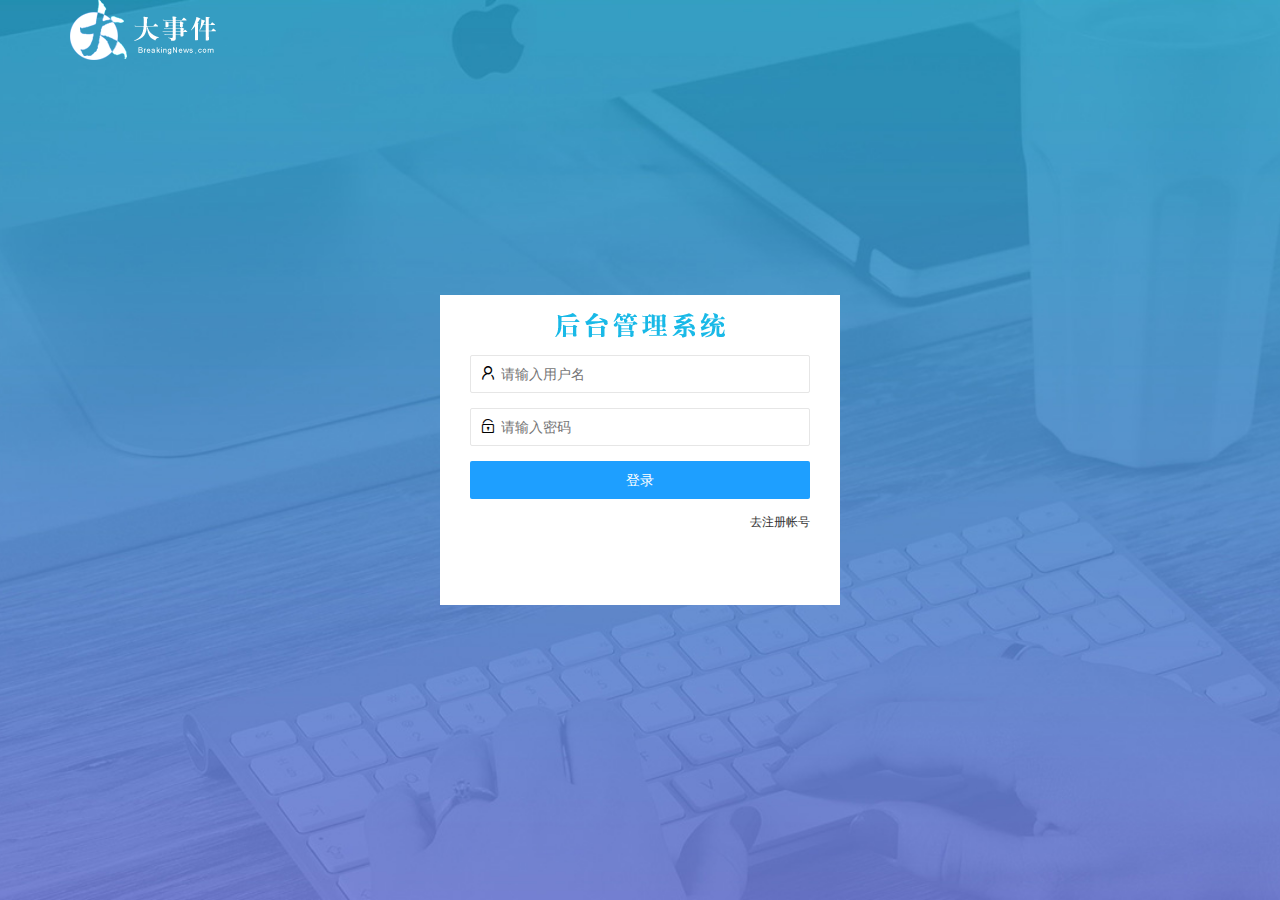
<file: login.html>
<!DOCTYPE html>
<html lang="en">

<head>
    <meta charset="UTF-8">
    <meta http-equiv="X-UA-Compatible" content="IE=edge">
    <meta name="viewport" content="width=device-width, initial-scale=1.0">
    <title>bigevent-login</title>
    <link rel="stylesheet" href="./assets/lib/layui/css/layui.css">
    <link rel="stylesheet" href="./assets/css/login.css">
</head>

<body>
    <!-- 头部logo -->
    <div class="layui-main">
        <img src="./assets/images/logo.png" alt="">
    </div>
    <!-- 登录注册区域 -->
    <div class="loginAndRegBox">
        <div class="title"></div>
        <!-- 登录的div -->
        <div class="login-box">
            <!-- 登录的表单 -->
            <form class="layui-form" id="login_form">
                <!-- 用户名 -->
                <div class="layui-form-item">
                    <i class="layui-icon layui-icon-username"></i>
                    <input type="text" name="username" required lay-verify="required|username" placeholder="请输入用户名"
                        autocomplete="on" class="layui-input">
                </div>
                <!-- 密码 -->
                <div class="layui-form-item">
                    <i class="layui-icon layui-icon-password"></i>
                    <input type="password" name="password" required lay-verify="required|pass" placeholder="请输入密码"
                        autocomplete="off" class="layui-input">
                </div>
                <!-- 登录按钮 -->
                <!-- 注意：这里是提交按钮 有lay-submit属性 -->
                <div class="layui-form-item">
                    <button class="layui-btn layui-btn-fluid layui-btn-normal" lay-submit>登录</button>
                </div>
                <div class="layui-form-item"><a href="javascript:;">去注册帐号</a></div>
            </form>
        </div>
        <!-- 注册的div -->
        <div class="reg_box">
            <!-- 登录的表单 -->
            <form class="layui-form" id="reg_form">
                <!-- 用户名 -->
                <div class="layui-form-item">
                    <i class="layui-icon layui-icon-username"></i>
                    <input type="text" name="username" required lay-verify="required|username" placeholder="请输入用户名"
                        autocomplete="off" class="layui-input">
                </div>
                <!-- 密码 -->
                <div class="layui-form-item">
                    <i class="layui-icon layui-icon-password"></i>
                    <input type="password" name="password" required lay-verify="required|password" placeholder="请输入密码"
                        autocomplete="off" class="layui-input" id='password1'>
                </div>
                <!-- 再次密码 -->
                <div class="layui-form-item">
                    <i class="layui-icon layui-icon-password"></i>
                    <input type="password" name="repassword" required lay-verify="required|password|repassword"
                        placeholder="请再次密码" autocomplete="off" class="layui-input" id='password2'>
                </div>
                <!-- 注册按钮 -->
                <!-- 注意：这里是提交按钮 有lay-submit属性 -->
                <div class="layui-form-item">
                    <button class="layui-btn layui-btn-fluid layui-btn-normal" id="regBtn" lay-submit>注册</button>
                </div>
                <div class="layui-form-item"><a href="javascript:;" id='link_login'>去登录</a></div>
            </form>
        </div>
        <!-- 导入layui.js文件 -->
        <script src="./assets/lib/layui/layui.all.js"></script>
        <!-- 导入jquery-->
        <script src="./assets/lib/jquery.js"></script>
        <script src="./assets/js/baseAPI.js"></script>
        <!-- 导入自己的js脚本  -->
        <script src="./assets/js/login.js"></script>
    </div>
</body>

</html>
</file>
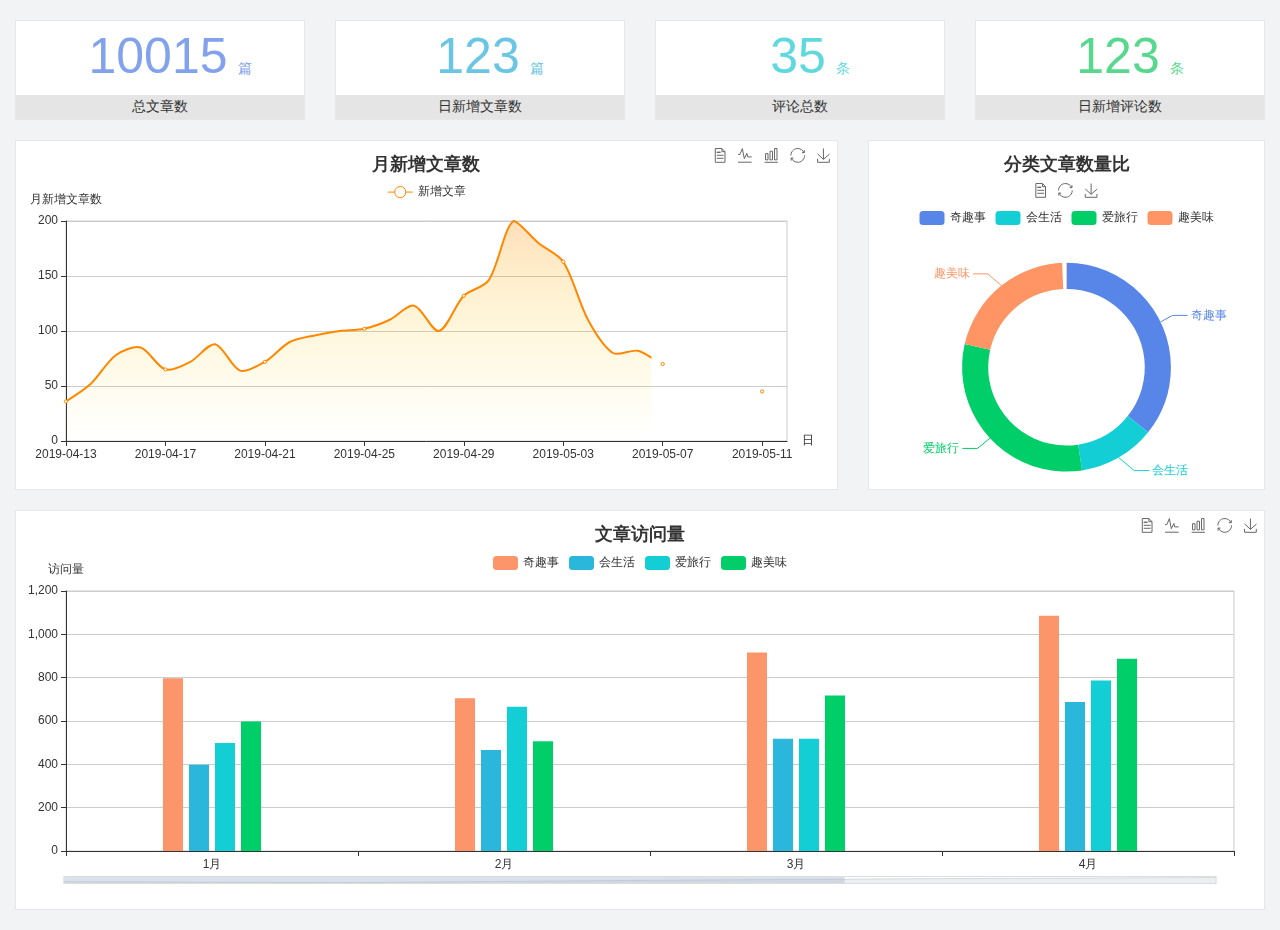
<file: home/dashboard.html>
<!DOCTYPE html>
<html lang="en">

<head>
  <meta charset="UTF-8">
  <meta name="viewport" content="width=device-width, initial-scale=1.0">
  <meta http-equiv="X-UA-Compatible" content="ie=edge">
  <title>图表统计</title>
  <link rel="stylesheet" href="../assets/lib/bootstrap.css" />
  <link rel="stylesheet" href="../assets/lib/main.css" />
  <script src="../assets/lib/jquery.js"></script>
  <script type="text/javascript" src="../assets/lib/echarts.min.js"></script>
</head>

<body>
  <div class="container-fluid">
    <div class="row spannel_list">
      <div class="col-sm-3 col-xs-6">
        <div class="spannel">
          <em>10015</em><span>篇</span>
          <b>总文章数</b>
        </div>
      </div>
      <div class="col-sm-3 col-xs-6">
        <div class="spannel scolor01">
          <em>123</em><span>篇</span>
          <b>日新增文章数</b>
        </div>
      </div>
      <div class="col-sm-3 col-xs-6">
        <div class="spannel scolor02">
          <em>35</em><span>条</span>
          <b>评论总数</b>
        </div>
      </div>
      <div class="col-sm-3 col-xs-6">
        <div class="spannel scolor03">
          <em>123</em><span>条</span>
          <b>日新增评论数</b>
        </div>
      </div>
    </div>
  </div>

  <div class="container-fluid">
    <div class="row curve-pie">
      <div class="col-lg-8 col-md-8">
        <div class="gragh_pannel" id="curve_show"></div>
      </div>
      <div class="col-lg-4 col-md-4">
        <div class="gragh_pannel" id="pie_show"></div>
      </div>
    </div>
  </div>

  <div class="container-fluid">
    <div class="column_pannel" id="column_show"></div>
  </div>

  <script>
    var oChart = echarts.init(document.getElementById('curve_show'));
    var aList_all = [
      { 'count': 36, 'date': '2019-04-13' },
      { 'count': 52, 'date': '2019-04-14' },
      { 'count': 78, 'date': '2019-04-15' },
      { 'count': 85, 'date': '2019-04-16' },
      { 'count': 65, 'date': '2019-04-17' },
      { 'count': 72, 'date': '2019-04-18' },
      { 'count': 88, 'date': '2019-04-19' },
      { 'count': 64, 'date': '2019-04-20' },
      { 'count': 72, 'date': '2019-04-21' },
      { 'count': 90, 'date': '2019-04-22' },
      { 'count': 96, 'date': '2019-04-23' },
      { 'count': 100, 'date': '2019-04-24' },
      { 'count': 102, 'date': '2019-04-25' },
      { 'count': 110, 'date': '2019-04-26' },
      { 'count': 123, 'date': '2019-04-27' },
      { 'count': 100, 'date': '2019-04-28' },
      { 'count': 132, 'date': '2019-04-29' },
      { 'count': 146, 'date': '2019-04-30' },
      { 'count': 200, 'date': '2019-05-01' },
      { 'count': 180, 'date': '2019-05-02' },
      { 'count': 163, 'date': '2019-05-03' },
      { 'count': 110, 'date': '2019-05-04' },
      { 'count': 80, 'date': '2019-05-05' },
      { 'count': 82, 'date': '2019-05-06' },
      { 'count': 70, 'date': '2019-05-07' },
      { 'count': 65, 'date': '2019-05-08' },
      { 'count': 54, 'date': '2019-05-09' },
      { 'count': 40, 'date': '2019-05-10' },
      { 'count': 45, 'date': '2019-05-11' },
      { 'count': 38, 'date': '2019-05-12' },
    ];

    let aCount = [];
    let aDate = [];

    for (var i = 0; i < aList_all.length; i++) {
      aCount.push(aList_all[i].count);
      aDate.push(aList_all[i].date);
    }

    var chartopt = {
      title: {
        text: '月新增文章数',
        left: 'center',
        top: '10'
      },
      tooltip: {
        trigger: 'axis'
      },
      legend: {
        data: ['新增文章'],
        top: '40'
      },
      toolbox: {
        show: true,
        feature: {
          mark: { show: true },
          dataView: { show: true, readOnly: false },
          magicType: { show: true, type: ['line', 'bar'] },
          restore: { show: true },
          saveAsImage: { show: true }
        }
      },
      calculable: true,
      xAxis: [
        {
          name: '日',
          type: 'category',
          boundaryGap: false,
          data: aDate
        }
      ],
      yAxis: [
        {
          name: '月新增文章数',
          type: 'value'
        }
      ],
      series: [
        {
          name: '新增文章',
          type: 'line',
          smooth: true,
          itemStyle: { normal: { areaStyle: { type: 'default' }, color: '#f80' }, lineStyle: { color: '#f80' } },
          data: aCount
        }],
      areaStyle: {
        normal: {
          color: new echarts.graphic.LinearGradient(0, 0, 0, 1, [{
            offset: 0,
            color: 'rgba(255,136,0,0.39)'
          }, {
            offset: .34,
            color: 'rgba(255,180,0,0.25)'
          }, {
            offset: 1,
            color: 'rgba(255,222,0,0.00)'
          }])

        }
      },
      grid: {
        show: true,
        x: 50,
        x2: 50,
        y: 80,
        height: 220
      }
    };

    oChart.setOption(chartopt);


    var oPie = echarts.init(document.getElementById('pie_show'));
    var oPieopt =
    {
      title: {
        top: 10,
        text: '分类文章数量比',
        x: 'center'
      },
      tooltip: {
        trigger: 'item',
        formatter: "{a} <br/>{b} : {c} ({d}%)"
      },
      color: ['#5885e8', '#13cfd5', '#00ce68', '#ff9565'],
      legend: {
        x: 'center',
        top: 65,
        data: ['奇趣事', '会生活', '爱旅行', '趣美味']
      },
      toolbox: {
        show: true,
        x: 'center',
        top: 35,
        feature: {
          mark: { show: true },
          dataView: { show: true, readOnly: false },
          magicType: {
            show: true,
            type: ['pie', 'funnel'],
            option: {
              funnel: {
                x: '25%',
                width: '50%',
                funnelAlign: 'left',
                max: 1548
              }
            }
          },
          restore: { show: true },
          saveAsImage: { show: true }
        }
      },
      calculable: true,
      series: [
        {
          name: '访问来源',
          type: 'pie',
          radius: ['45%', '60%'],
          center: ['50%', '65%'],
          data: [
            { value: 300, name: '奇趣事' },
            { value: 100, name: '会生活' },
            { value: 260, name: '爱旅行' },
            { value: 180, name: '趣美味' }
          ]
        }
      ]
    };
    oPie.setOption(oPieopt);



    var oColumn = this.echarts.init(document.getElementById('column_show'));
    var oColumnopt =
    {
      title: {
        text: '文章访问量',
        left: 'center',
        top: '10'
      },
      tooltip: {
        trigger: 'axis'
      },
      legend: {
        data: ['奇趣事', '会生活', '爱旅行', '趣美味'],
        top: '40'
      },
      toolbox: {
        show: true,
        feature: {
          mark: { show: true },
          dataView: { show: true, readOnly: false },
          magicType: { show: true, type: ['line', 'bar'] },
          restore: { show: true },
          saveAsImage: { show: true }
        }
      },
      calculable: true,
      xAxis: [
        {
          type: 'category',
          data: ['1月', '2月', '3月', '4月', '5月']
        }
      ],
      yAxis: [
        {
          name: '访问量',
          type: 'value'
        }
      ],
      series: [
        {
          name: '奇趣事',
          type: 'bar',
          barWidth: 20,
          itemStyle: {
            normal: { areaStyle: { type: 'default' }, color: '#fd956a' }
          },
          data: [800, 708, 920, 1090, 1200]
        },
        {
          name: '会生活',
          type: 'bar',
          barWidth: 20,
          itemStyle: {
            normal: { areaStyle: { type: 'default' }, color: '#2bb6db' }
          },
          data: [400, 468, 520, 690, 800]
        },
        {
          name: '爱旅行',
          type: 'bar',
          barWidth: 20,
          itemStyle: {
            normal: { areaStyle: { type: 'default' }, color: '#13cfd5' }
          },
          data: [500, 668, 520, 790, 900]
        },
        {
          name: '趣美味',
          type: 'bar',
          barWidth: 20,
          itemStyle: {
            normal: { areaStyle: { type: 'default' }, color: '#00ce68' }
          },
          data: [600, 508, 720, 890, 1000]
        }
      ],
      grid: {
        show: true,
        x: 50,
        x2: 30,
        y: 80,
        height: 260
      },
      dataZoom: [//给x轴设置滚动条
        {
          start: 0,//默认为0
          end: 100 - 1000 / 31,//默认为100
          type: 'slider',
          show: true,
          xAxisIndex: [0],
          handleSize: 0,//滑动条的 左右2个滑动条的大小
          height: 8,//组件高度
          left: 45, //左边的距离
          right: 50,//右边的距离
          bottom: 26,//右边的距离
          handleColor: '#ddd',//h滑动图标的颜色
          handleStyle: {
            borderColor: "#cacaca",
            borderWidth: "1",
            shadowBlur: 2,
            background: "#ddd",
            shadowColor: "#ddd",
          }
        }]
    };
    oColumn.setOption(oColumnopt);
  </script>
</body>

</html>
</file>
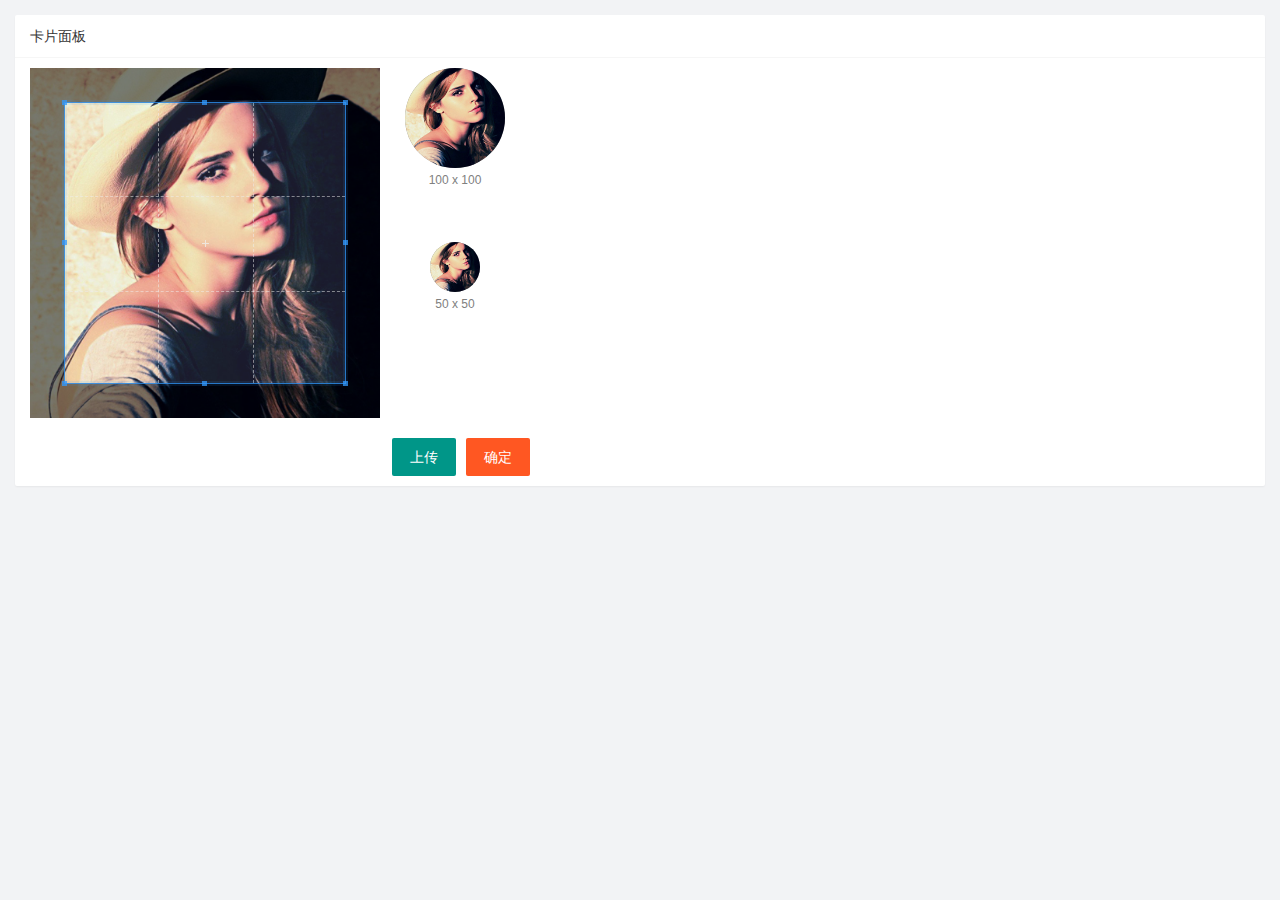
<file: user/user_avatar.html>
<!DOCTYPE html>
<html lang="en">

<head>
    <meta charset="UTF-8">
    <meta http-equiv="X-UA-Compatible" content="IE=edge">
    <meta name="viewport" content="width=device-width, initial-scale=1.0">
    <title>Document</title>
    <link rel="stylesheet" href="/assets/lib/layui/css/layui.css">
    <link rel="stylesheet" href="/assets/lib/cropper/cropper.css">
    <link rel="stylesheet" href="/assets/css/user/user_avatar.css">
</head>

<body>
    <!-- //卡片区域 -->
    <div class="layui-card">
        <div class="layui-card-header">卡片面板</div>
        <div class="layui-card-body">
            <!-- 第一行的图片裁剪和预览区域 -->
            <div class="row1">
                <!-- 图片裁剪区域 -->
                <div class="cropper-box">
                    <!-- 这个 img 标签很重要，将来会把它初始化为裁剪区域 -->
                    <img id="image" src="/assets/images/sample.jpg" />
                </div>
                <!-- 图片的预览区域 -->
                <div class="preview-box">
                    <div>
                        <!-- 宽高为 100px 的预览区域 -->
                        <div class="img-preview w100"></div>
                        <p class="size">100 x 100</p>
                    </div>
                    <div>
                        <!-- 宽高为 50px 的预览区域 -->
                        <div class="img-preview w50"></div>
                        <p class="size">50 x 50</p>
                    </div>
                </div>
            </div>

            <!-- 第二行的按钮区域 -->
            <div class="row2">
                <!-- //设置accept属性选择文件类型 -->
                <input type="file" id="file" accept="image/png,image/jpeg">
                <button type="button" class="layui-btn" id="btnChooseImage">上传</button>
                <button type="button" class="layui-btn layui-btn-danger" id="btnUpload">确定</button>
            </div>
        </div>
    </div>

    <script src="/assets/lib/layui/layui.all.js"></script>
    <script src="/assets/lib/jquery.js"></script>
    <script src="/assets/lib/cropper/Cropper.js"></script>
    <script src="/assets/lib/cropper/jquery-cropper.js"></script>
    <script src="/assets/js/baseAPI.js"></script>
    <script src="/assets/js/user/user_avatar.js"></script>
</body>

</html>
</file>
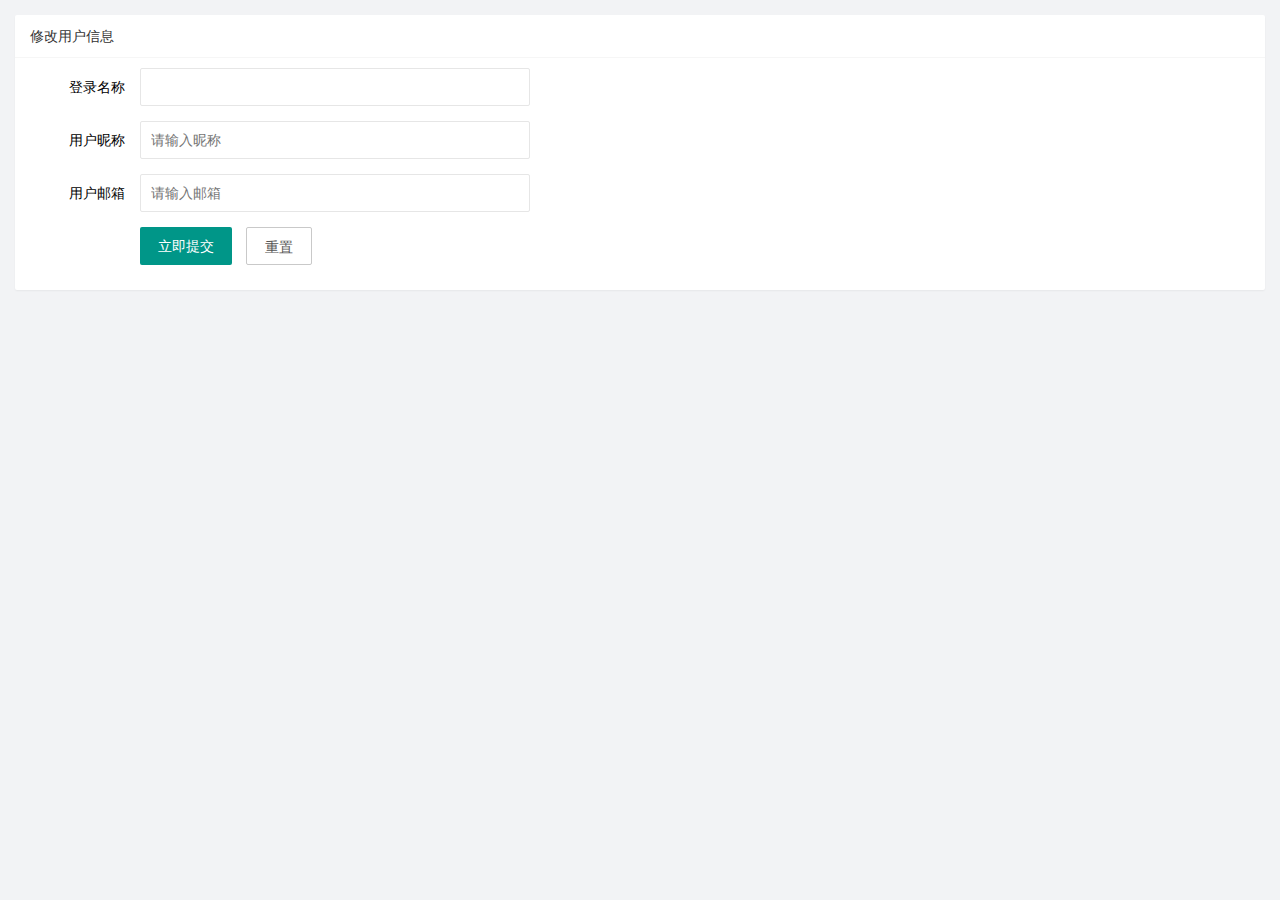
<file: user/user_info.html>
<!DOCTYPE html>
<html lang="en">

<head>
    <meta charset="UTF-8">
    <meta http-equiv="X-UA-Compatible" content="IE=edge">
    <meta name="viewport" content="width=device-width, initial-scale=1.0">
    <title>Document</title>
    <!-- 导入layui.css文件 -->
    <link rel="stylesheet" href="/assets/lib/layui/css/layui.css">
    <!-- 导入自己的css样式文件 -->
    <link rel="stylesheet" href="/assets/css/user/user_info.css">

</head>

<body>
    <div class="layui-card">
        <div class="layui-card-header">修改用户信息</div>
        <div class="layui-card-body">
            <!-- form表单区域 -->
            <form class="layui-form" lay-filter="formUserInfo">
                <!-- 这是一个隐藏域 -->
                <input type="hidden" name="id">
                <div class="layui-form-item">
                    <label class="layui-form-label">登录名称</label>
                    <div class="layui-input-block">
                        <input type="text" name="username" autocomplete="off" class="layui-input" readonly>
                    </div>
                </div>
                <div class="layui-form-item">
                    <label class="layui-form-label">用户昵称</label>
                    <div class="layui-input-block">
                        <input type="text" name="nickname" required lay-verify="required||nickname" placeholder="请输入昵称"
                            autocomplete="off" class="layui-input">
                    </div>
                </div>
                <div class="layui-form-item">
                    <label class="layui-form-label">用户邮箱</label>
                    <div class="layui-input-block">
                        <input type="text" name="email" required lay-verify="email" placeholder="请输入邮箱"
                            autocomplete="off" class="layui-input">
                    </div>

                </div>
                <div class="layui-form-item">
                    <div class="layui-input-block">
                        <button class="layui-btn" lay-submit lay-filter="formDemo">立即提交</button>
                        <button type="reset" class="layui-btn layui-btn-primary" id="btnReset">重置</button>
                    </div>
                </div>
            </form>
        </div>
    </div>

    <!-- 导入layui.js文件 -->
    <script src="/assets/lib/layui/layui.all.js"></script>
    <!-- 导入jquery文件 -->
    <script src="/assets/lib/jquery.js"></script>
    <!-- 导入baseAPI.js文件 -->
    <script src="/assets/js/baseAPI.js"></script>
    <!-- 导入自己的js文件 -->
    <script src="/assets/js/user/user_info.js"></script>

</body>

</html>
</file>
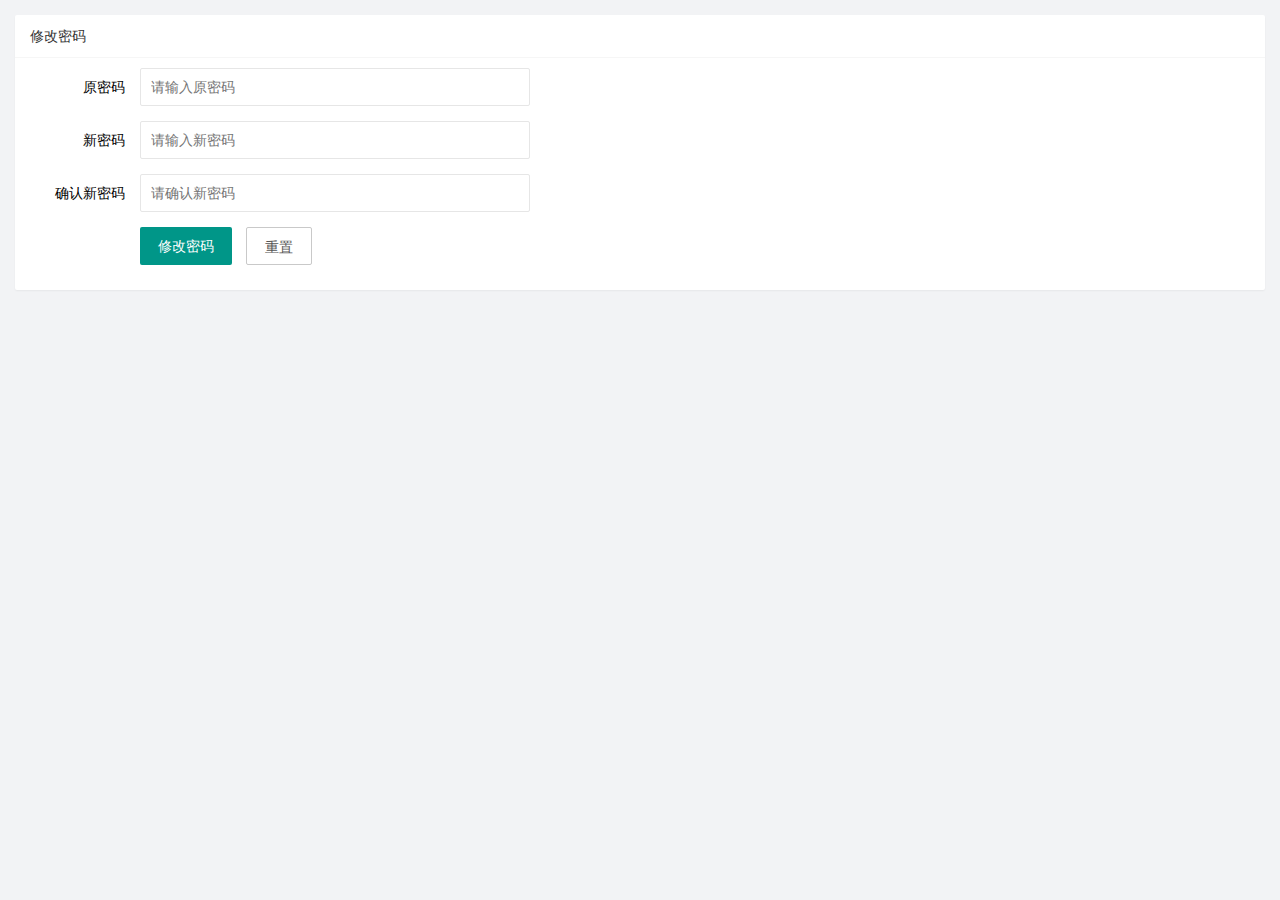
<file: user/user_pwd.html>
<!DOCTYPE html>
<html lang="en">

<head>
    <meta charset="UTF-8">
    <meta http-equiv="X-UA-Compatible" content="IE=edge">
    <meta name="viewport" content="width=device-width, initial-scale=1.0">
    <title>Document</title>
    <!-- 导入layui样式表 -->
    <link rel="stylesheet" href="/assets/lib/layui/css/layui.css">
    <!-- 导入自己的样式表 -->
    <link rel="stylesheet" href="/assets/css/user/user_pwd.css">
</head>

<body>
    <!-- 卡片面板区域 -->
    <div class="layui-card">
        <div class="layui-card-header">修改密码</div>
        <div class="layui-card-body">
            <!-- form表单区域 -->
            <form class="layui-form">
                <div class="layui-form-item">
                    <label class="layui-form-label">原密码</label>
                    <div class="layui-input-block">
                        <input type="password" name="oldPwd" required lay-verify="required|pwd" autocomplete="off"
                            class="layui-input" placeholder="请输入原密码">
                    </div>
                </div>
                <div class="layui-form-item">
                    <label class="layui-form-label">新密码</label>
                    <div class="layui-input-block">
                        <input type="password" name="newPwd" required lay-verify="required|pwd|samePwd"
                            placeholder="请输入新密码" autocomplete="off" class="layui-input">
                    </div>
                </div>
                <div class="layui-form-item">
                    <label class="layui-form-label">确认新密码</label>
                    <div class="layui-input-block">
                        <input type="password" name="rePwd" required lay-verify="required|pwd|rePwd"
                            placeholder="请确认新密码" autocomplete="off" class="layui-input">
                    </div>
                </div>
                <div class="layui-form-item">
                    <div class="layui-input-block">
                        <button class="layui-btn" lay-submit lay-filter="formDemo">修改密码</button>
                        <button type="reset" class="layui-btn layui-btn-primary" id="btnReset">重置</button>
                    </div>
                </div>
            </form>
        </div>
    </div>

    <!-- 导入layui.js -->
    <script src="/assets/lib/layui/layui.all.js"></script>
    <!-- 导入jquery.js -->
    <script src="/assets/lib/jquery.js"></script>
    <!-- 导入baseAPI.JS -->
    <script src="/assets/js/baseAPI.js"></script>
    <!-- 导入自己的js -->
    <script src="/assets/js/user/user_pwd.js"></script>
</body>

</html>
</file>
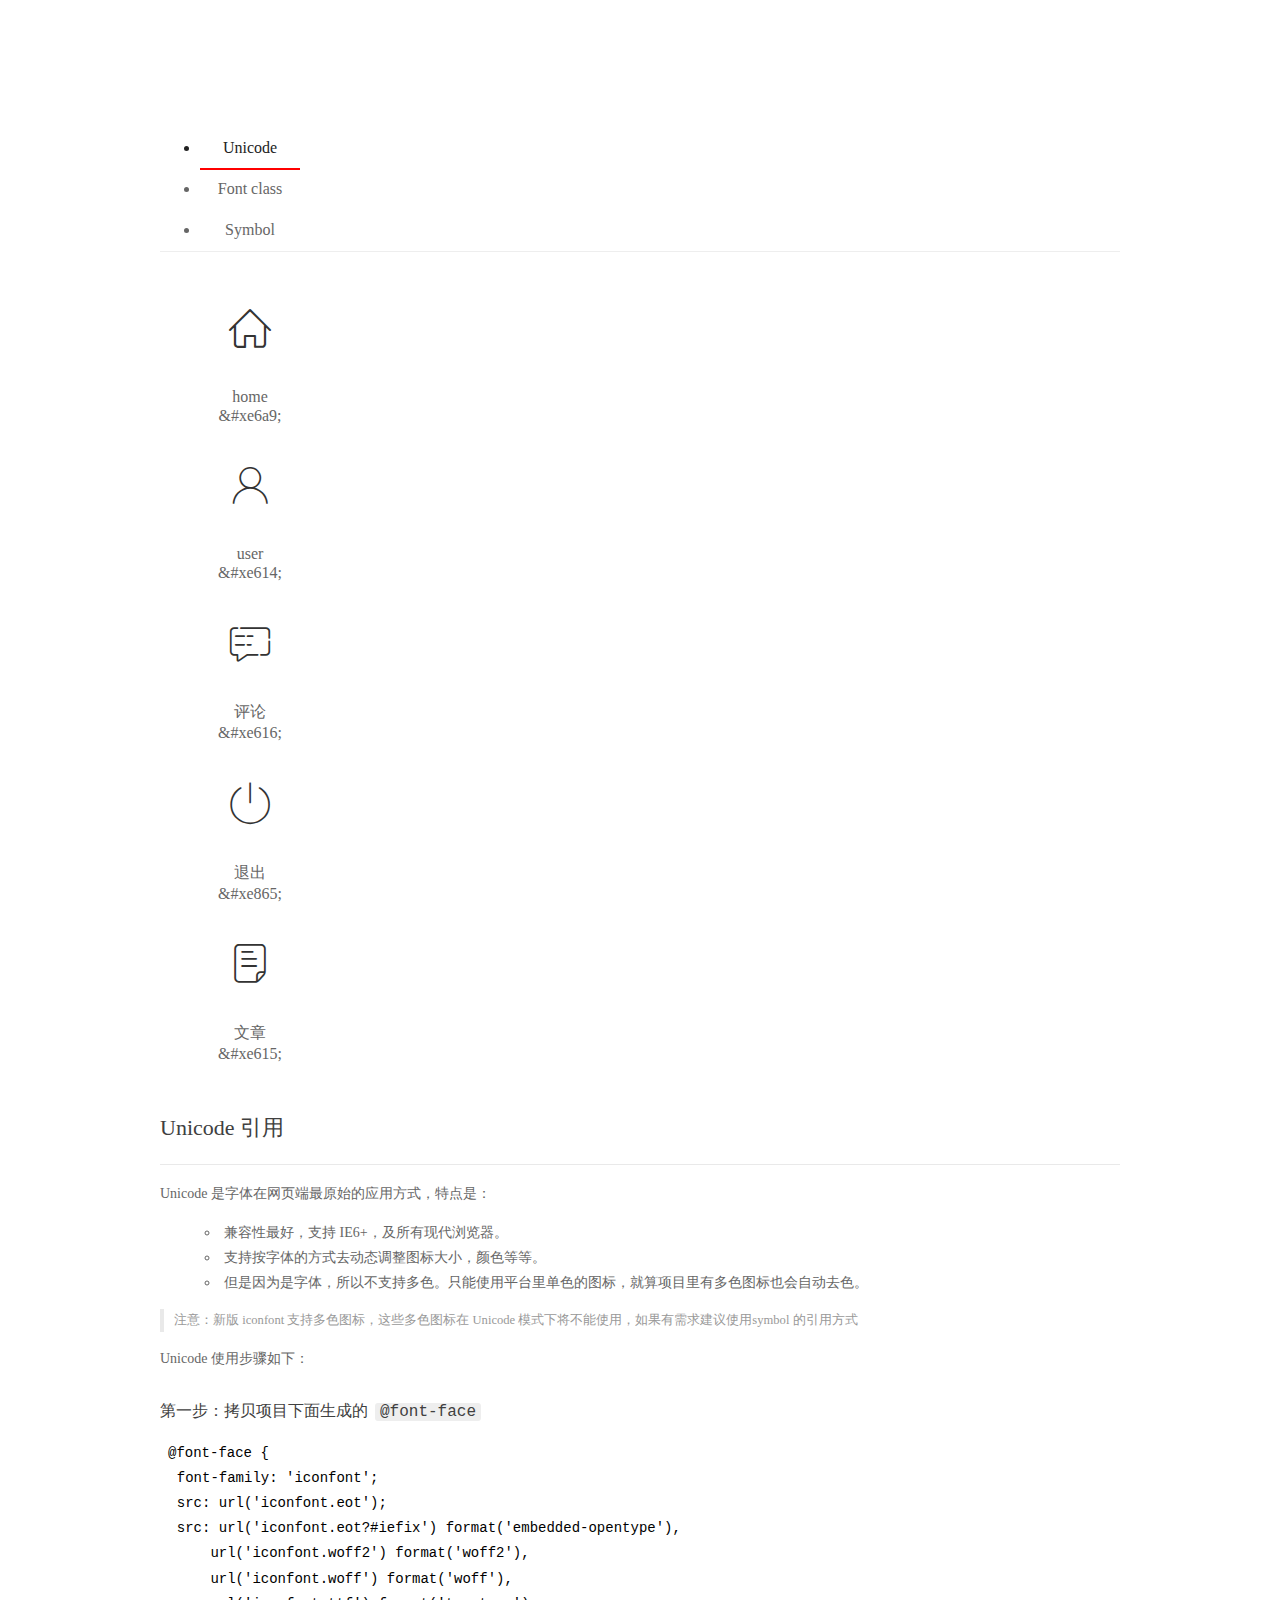
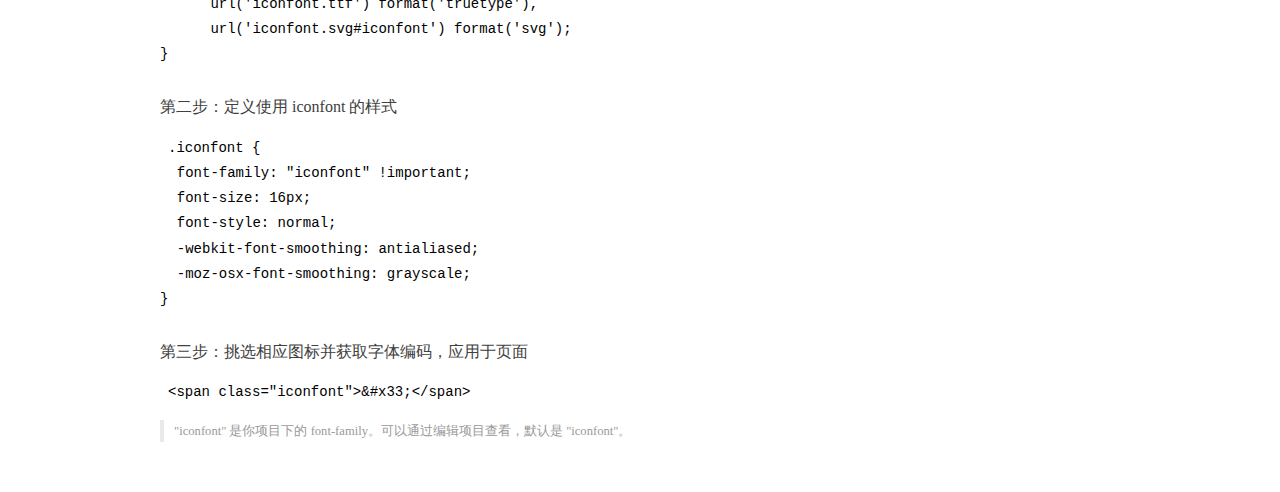
<file: assets/fonts/demo_index.html>
<!DOCTYPE html>
<html>
<head>
  <meta charset="utf-8"/>
  <title>IconFont Demo</title>
  <link rel="shortcut icon" href="https://gtms04.alicdn.com/tps/i4/TB1_oz6GVXXXXaFXpXXJDFnIXXX-64-64.ico" type="image/x-icon"/>
  <link rel="stylesheet" href="https://g.alicdn.com/thx/cube/1.3.2/cube.min.css">
  <link rel="stylesheet" href="demo.css">
  <link rel="stylesheet" href="iconfont.css">
  <script src="iconfont.js"></script>
  <!-- jQuery -->
  <script src="https://a1.alicdn.com/oss/uploads/2018/12/26/7bfddb60-08e8-11e9-9b04-53e73bb6408b.js"></script>
  <!-- 代码高亮 -->
  <script src="https://a1.alicdn.com/oss/uploads/2018/12/26/a3f714d0-08e6-11e9-8a15-ebf944d7534c.js"></script>
</head>
<body>
  <div class="main">
    <h1 class="logo"><a href="https://www.iconfont.cn/" title="iconfont 首页" target="_blank">&#xe86b;</a></h1>
    <div class="nav-tabs">
      <ul id="tabs" class="dib-box">
        <li class="dib active"><span>Unicode</span></li>
        <li class="dib"><span>Font class</span></li>
        <li class="dib"><span>Symbol</span></li>
      </ul>
      
    </div>
    <div class="tab-container">
      <div class="content unicode" style="display: block;">
          <ul class="icon_lists dib-box">
          
            <li class="dib">
              <span class="icon iconfont">&#xe6a9;</span>
                <div class="name">home</div>
                <div class="code-name">&amp;#xe6a9;</div>
              </li>
          
            <li class="dib">
              <span class="icon iconfont">&#xe614;</span>
                <div class="name">user</div>
                <div class="code-name">&amp;#xe614;</div>
              </li>
          
            <li class="dib">
              <span class="icon iconfont">&#xe616;</span>
                <div class="name">评论</div>
                <div class="code-name">&amp;#xe616;</div>
              </li>
          
            <li class="dib">
              <span class="icon iconfont">&#xe865;</span>
                <div class="name">退出</div>
                <div class="code-name">&amp;#xe865;</div>
              </li>
          
            <li class="dib">
              <span class="icon iconfont">&#xe615;</span>
                <div class="name">文章</div>
                <div class="code-name">&amp;#xe615;</div>
              </li>
          
          </ul>
          <div class="article markdown">
          <h2 id="unicode-">Unicode 引用</h2>
          <hr>

          <p>Unicode 是字体在网页端最原始的应用方式，特点是：</p>
          <ul>
            <li>兼容性最好，支持 IE6+，及所有现代浏览器。</li>
            <li>支持按字体的方式去动态调整图标大小，颜色等等。</li>
            <li>但是因为是字体，所以不支持多色。只能使用平台里单色的图标，就算项目里有多色图标也会自动去色。</li>
          </ul>
          <blockquote>
            <p>注意：新版 iconfont 支持多色图标，这些多色图标在 Unicode 模式下将不能使用，如果有需求建议使用symbol 的引用方式</p>
          </blockquote>
          <p>Unicode 使用步骤如下：</p>
          <h3 id="-font-face">第一步：拷贝项目下面生成的 <code>@font-face</code></h3>
<pre><code class="language-css"
>@font-face {
  font-family: 'iconfont';
  src: url('iconfont.eot');
  src: url('iconfont.eot?#iefix') format('embedded-opentype'),
      url('iconfont.woff2') format('woff2'),
      url('iconfont.woff') format('woff'),
      url('iconfont.ttf') format('truetype'),
      url('iconfont.svg#iconfont') format('svg');
}
</code></pre>
          <h3 id="-iconfont-">第二步：定义使用 iconfont 的样式</h3>
<pre><code class="language-css"
>.iconfont {
  font-family: "iconfont" !important;
  font-size: 16px;
  font-style: normal;
  -webkit-font-smoothing: antialiased;
  -moz-osx-font-smoothing: grayscale;
}
</code></pre>
          <h3 id="-">第三步：挑选相应图标并获取字体编码，应用于页面</h3>
<pre>
<code class="language-html"
>&lt;span class="iconfont"&gt;&amp;#x33;&lt;/span&gt;
</code></pre>
          <blockquote>
            <p>"iconfont" 是你项目下的 font-family。可以通过编辑项目查看，默认是 "iconfont"。</p>
          </blockquote>
          </div>
      </div>
      <div class="content font-class">
        <ul class="icon_lists dib-box">
          
          <li class="dib">
            <span class="icon iconfont icon-home"></span>
            <div class="name">
              home
            </div>
            <div class="code-name">.icon-home
            </div>
          </li>
          
          <li class="dib">
            <span class="icon iconfont icon-user"></span>
            <div class="name">
              user
            </div>
            <div class="code-name">.icon-user
            </div>
          </li>
          
          <li class="dib">
            <span class="icon iconfont icon-pinglun"></span>
            <div class="name">
              评论
            </div>
            <div class="code-name">.icon-pinglun
            </div>
          </li>
          
          <li class="dib">
            <span class="icon iconfont icon-tuichu"></span>
            <div class="name">
              退出
            </div>
            <div class="code-name">.icon-tuichu
            </div>
          </li>
          
          <li class="dib">
            <span class="icon iconfont icon-16"></span>
            <div class="name">
              文章
            </div>
            <div class="code-name">.icon-16
            </div>
          </li>
          
        </ul>
        <div class="article markdown">
        <h2 id="font-class-">font-class 引用</h2>
        <hr>

        <p>font-class 是 Unicode 使用方式的一种变种，主要是解决 Unicode 书写不直观，语意不明确的问题。</p>
        <p>与 Unicode 使用方式相比，具有如下特点：</p>
        <ul>
          <li>兼容性良好，支持 IE8+，及所有现代浏览器。</li>
          <li>相比于 Unicode 语意明确，书写更直观。可以很容易分辨这个 icon 是什么。</li>
          <li>因为使用 class 来定义图标，所以当要替换图标时，只需要修改 class 里面的 Unicode 引用。</li>
          <li>不过因为本质上还是使用的字体，所以多色图标还是不支持的。</li>
        </ul>
        <p>使用步骤如下：</p>
        <h3 id="-fontclass-">第一步：引入项目下面生成的 fontclass 代码：</h3>
<pre><code class="language-html">&lt;link rel="stylesheet" href="./iconfont.css"&gt;
</code></pre>
        <h3 id="-">第二步：挑选相应图标并获取类名，应用于页面：</h3>
<pre><code class="language-html">&lt;span class="iconfont icon-xxx"&gt;&lt;/span&gt;
</code></pre>
        <blockquote>
          <p>"
            iconfont" 是你项目下的 font-family。可以通过编辑项目查看，默认是 "iconfont"。</p>
        </blockquote>
      </div>
      </div>
      <div class="content symbol">
          <ul class="icon_lists dib-box">
          
            <li class="dib">
                <svg class="icon svg-icon" aria-hidden="true">
                  <use xlink:href="#icon-home"></use>
                </svg>
                <div class="name">home</div>
                <div class="code-name">#icon-home</div>
            </li>
          
            <li class="dib">
                <svg class="icon svg-icon" aria-hidden="true">
                  <use xlink:href="#icon-user"></use>
                </svg>
                <div class="name">user</div>
                <div class="code-name">#icon-user</div>
            </li>
          
            <li class="dib">
                <svg class="icon svg-icon" aria-hidden="true">
                  <use xlink:href="#icon-pinglun"></use>
                </svg>
                <div class="name">评论</div>
                <div class="code-name">#icon-pinglun</div>
            </li>
          
            <li class="dib">
                <svg class="icon svg-icon" aria-hidden="true">
                  <use xlink:href="#icon-tuichu"></use>
                </svg>
                <div class="name">退出</div>
                <div class="code-name">#icon-tuichu</div>
            </li>
          
            <li class="dib">
                <svg class="icon svg-icon" aria-hidden="true">
                  <use xlink:href="#icon-16"></use>
                </svg>
                <div class="name">文章</div>
                <div class="code-name">#icon-16</div>
            </li>
          
          </ul>
          <div class="article markdown">
          <h2 id="symbol-">Symbol 引用</h2>
          <hr>

          <p>这是一种全新的使用方式，应该说这才是未来的主流，也是平台目前推荐的用法。相关介绍可以参考这篇<a href="">文章</a>
            这种用法其实是做了一个 SVG 的集合，与另外两种相比具有如下特点：</p>
          <ul>
            <li>支持多色图标了，不再受单色限制。</li>
            <li>通过一些技巧，支持像字体那样，通过 <code>font-size</code>, <code>color</code> 来调整样式。</li>
            <li>兼容性较差，支持 IE9+，及现代浏览器。</li>
            <li>浏览器渲染 SVG 的性能一般，还不如 png。</li>
          </ul>
          <p>使用步骤如下：</p>
          <h3 id="-symbol-">第一步：引入项目下面生成的 symbol 代码：</h3>
<pre><code class="language-html">&lt;script src="./iconfont.js"&gt;&lt;/script&gt;
</code></pre>
          <h3 id="-css-">第二步：加入通用 CSS 代码（引入一次就行）：</h3>
<pre><code class="language-html">&lt;style&gt;
.icon {
  width: 1em;
  height: 1em;
  vertical-align: -0.15em;
  fill: currentColor;
  overflow: hidden;
}
&lt;/style&gt;
</code></pre>
          <h3 id="-">第三步：挑选相应图标并获取类名，应用于页面：</h3>
<pre><code class="language-html">&lt;svg class="icon" aria-hidden="true"&gt;
  &lt;use xlink:href="#icon-xxx"&gt;&lt;/use&gt;
&lt;/svg&gt;
</code></pre>
          </div>
      </div>

    </div>
  </div>
  <script>
  $(document).ready(function () {
      $('.tab-container .content:first').show()

      $('#tabs li').click(function (e) {
        var tabContent = $('.tab-container .content')
        var index = $(this).index()

        if ($(this).hasClass('active')) {
          return
        } else {
          $('#tabs li').removeClass('active')
          $(this).addClass('active')

          tabContent.hide().eq(index).fadeIn()
        }
      })
    })
  </script>
</body>
</html>
</file>
<file: assets/lib/layui/css/layui.css>
/** layui-v2.5.5 MIT License By https://www.layui.com */
 .layui-inline,img{display:inline-block;vertical-align:middle}h1,h2,h3,h4,h5,h6{font-weight:400}.layui-edge,.layui-header,.layui-inline,.layui-main{position:relative}.layui-body,.layui-edge,.layui-elip{overflow:hidden}.layui-btn,.layui-edge,.layui-inline,img{vertical-align:middle}.layui-btn,.layui-disabled,.layui-icon,.layui-unselect{-moz-user-select:none;-webkit-user-select:none;-ms-user-select:none}.layui-elip,.layui-form-checkbox span,.layui-form-pane .layui-form-label{text-overflow:ellipsis;white-space:nowrap}.layui-breadcrumb,.layui-tree-btnGroup{visibility:hidden}blockquote,body,button,dd,div,dl,dt,form,h1,h2,h3,h4,h5,h6,input,li,ol,p,pre,td,textarea,th,ul{margin:0;padding:0;-webkit-tap-highlight-color:rgba(0,0,0,0)}a:active,a:hover{outline:0}img{border:none}li{list-style:none}table{border-collapse:collapse;border-spacing:0}h4,h5,h6{font-size:100%}button,input,optgroup,option,select,textarea{font-family:inherit;font-size:inherit;font-style:inherit;font-weight:inherit;outline:0}pre{white-space:pre-wrap;white-space:-moz-pre-wrap;white-space:-pre-wrap;white-space:-o-pre-wrap;word-wrap:break-word}body{line-height:24px;font:14px Helvetica Neue,Helvetica,PingFang SC,Tahoma,Arial,sans-serif}hr{height:1px;margin:10px 0;border:0;clear:both}a{color:#333;text-decoration:none}a:hover{color:#777}a cite{font-style:normal;*cursor:pointer}.layui-border-box,.layui-border-box *{box-sizing:border-box}.layui-box,.layui-box *{box-sizing:content-box}.layui-clear{clear:both;*zoom:1}.layui-clear:after{content:'\20';clear:both;*zoom:1;display:block;height:0}.layui-inline{*display:inline;*zoom:1}.layui-edge{display:inline-block;width:0;height:0;border-width:6px;border-style:dashed;border-color:transparent}.layui-edge-top{top:-4px;border-bottom-color:#999;border-bottom-style:solid}.layui-edge-right{border-left-color:#999;border-left-style:solid}.layui-edge-bottom{top:2px;border-top-color:#999;border-top-style:solid}.layui-edge-left{border-right-color:#999;border-right-style:solid}.layui-disabled,.layui-disabled:hover{color:#d2d2d2!important;cursor:not-allowed!important}.layui-circle{border-radius:100%}.layui-show{display:block!important}.layui-hide{display:none!important}@font-face{font-family:layui-icon;src:url(../font/iconfont.eot?v=250);src:url(../font/iconfont.eot?v=250#iefix) format('embedded-opentype'),url(../font/iconfont.woff2?v=250) format('woff2'),url(../font/iconfont.woff?v=250) format('woff'),url(../font/iconfont.ttf?v=250) format('truetype'),url(../font/iconfont.svg?v=250#layui-icon) format('svg')}.layui-icon{font-family:layui-icon!important;font-size:16px;font-style:normal;-webkit-font-smoothing:antialiased;-moz-osx-font-smoothing:grayscale}.layui-icon-reply-fill:before{content:"\e611"}.layui-icon-set-fill:before{content:"\e614"}.layui-icon-menu-fill:before{content:"\e60f"}.layui-icon-search:before{content:"\e615"}.layui-icon-share:before{content:"\e641"}.layui-icon-set-sm:before{content:"\e620"}.layui-icon-engine:before{content:"\e628"}.layui-icon-close:before{content:"\1006"}.layui-icon-close-fill:before{content:"\1007"}.layui-icon-chart-screen:before{content:"\e629"}.layui-icon-star:before{content:"\e600"}.layui-icon-circle-dot:before{content:"\e617"}.layui-icon-chat:before{content:"\e606"}.layui-icon-release:before{content:"\e609"}.layui-icon-list:before{content:"\e60a"}.layui-icon-chart:before{content:"\e62c"}.layui-icon-ok-circle:before{content:"\1005"}.layui-icon-layim-theme:before{content:"\e61b"}.layui-icon-table:before{content:"\e62d"}.layui-icon-right:before{content:"\e602"}.layui-icon-left:before{content:"\e603"}.layui-icon-cart-simple:before{content:"\e698"}.layui-icon-face-cry:before{content:"\e69c"}.layui-icon-face-smile:before{content:"\e6af"}.layui-icon-survey:before{content:"\e6b2"}.layui-icon-tree:before{content:"\e62e"}.layui-icon-upload-circle:before{content:"\e62f"}.layui-icon-add-circle:before{content:"\e61f"}.layui-icon-download-circle:before{content:"\e601"}.layui-icon-templeate-1:before{content:"\e630"}.layui-icon-util:before{content:"\e631"}.layui-icon-face-surprised:before{content:"\e664"}.layui-icon-edit:before{content:"\e642"}.layui-icon-speaker:before{content:"\e645"}.layui-icon-down:before{content:"\e61a"}.layui-icon-file:before{content:"\e621"}.layui-icon-layouts:before{content:"\e632"}.layui-icon-rate-half:before{content:"\e6c9"}.layui-icon-add-circle-fine:before{content:"\e608"}.layui-icon-prev-circle:before{content:"\e633"}.layui-icon-read:before{content:"\e705"}.layui-icon-404:before{content:"\e61c"}.layui-icon-carousel:before{content:"\e634"}.layui-icon-help:before{content:"\e607"}.layui-icon-code-circle:before{content:"\e635"}.layui-icon-water:before{content:"\e636"}.layui-icon-username:before{content:"\e66f"}.layui-icon-find-fill:before{content:"\e670"}.layui-icon-about:before{content:"\e60b"}.layui-icon-location:before{content:"\e715"}.layui-icon-up:before{content:"\e619"}.layui-icon-pause:before{content:"\e651"}.layui-icon-date:before{content:"\e637"}.layui-icon-layim-uploadfile:before{content:"\e61d"}.layui-icon-delete:before{content:"\e640"}.layui-icon-play:before{content:"\e652"}.layui-icon-top:before{content:"\e604"}.layui-icon-friends:before{content:"\e612"}.layui-icon-refresh-3:before{content:"\e9aa"}.layui-icon-ok:before{content:"\e605"}.layui-icon-layer:before{content:"\e638"}.layui-icon-face-smile-fine:before{content:"\e60c"}.layui-icon-dollar:before{content:"\e659"}.layui-icon-group:before{content:"\e613"}.layui-icon-layim-download:before{content:"\e61e"}.layui-icon-picture-fine:before{content:"\e60d"}.layui-icon-link:before{content:"\e64c"}.layui-icon-diamond:before{content:"\e735"}.layui-icon-log:before{content:"\e60e"}.layui-icon-rate-solid:before{content:"\e67a"}.layui-icon-fonts-del:before{content:"\e64f"}.layui-icon-unlink:before{content:"\e64d"}.layui-icon-fonts-clear:before{content:"\e639"}.layui-icon-triangle-r:before{content:"\e623"}.layui-icon-circle:before{content:"\e63f"}.layui-icon-radio:before{content:"\e643"}.layui-icon-align-center:before{content:"\e647"}.layui-icon-align-right:before{content:"\e648"}.layui-icon-align-left:before{content:"\e649"}.layui-icon-loading-1:before{content:"\e63e"}.layui-icon-return:before{content:"\e65c"}.layui-icon-fonts-strong:before{content:"\e62b"}.layui-icon-upload:before{content:"\e67c"}.layui-icon-dialogue:before{content:"\e63a"}.layui-icon-video:before{content:"\e6ed"}.layui-icon-headset:before{content:"\e6fc"}.layui-icon-cellphone-fine:before{content:"\e63b"}.layui-icon-add-1:before{content:"\e654"}.layui-icon-face-smile-b:before{content:"\e650"}.layui-icon-fonts-html:before{content:"\e64b"}.layui-icon-form:before{content:"\e63c"}.layui-icon-cart:before{content:"\e657"}.layui-icon-camera-fill:before{content:"\e65d"}.layui-icon-tabs:before{content:"\e62a"}.layui-icon-fonts-code:before{content:"\e64e"}.layui-icon-fire:before{content:"\e756"}.layui-icon-set:before{content:"\e716"}.layui-icon-fonts-u:before{content:"\e646"}.layui-icon-triangle-d:before{content:"\e625"}.layui-icon-tips:before{content:"\e702"}.layui-icon-picture:before{content:"\e64a"}.layui-icon-more-vertical:before{content:"\e671"}.layui-icon-flag:before{content:"\e66c"}.layui-icon-loading:before{content:"\e63d"}.layui-icon-fonts-i:before{content:"\e644"}.layui-icon-refresh-1:before{content:"\e666"}.layui-icon-rmb:before{content:"\e65e"}.layui-icon-home:before{content:"\e68e"}.layui-icon-user:before{content:"\e770"}.layui-icon-notice:before{content:"\e667"}.layui-icon-login-weibo:before{content:"\e675"}.layui-icon-voice:before{content:"\e688"}.layui-icon-upload-drag:before{content:"\e681"}.layui-icon-login-qq:before{content:"\e676"}.layui-icon-snowflake:before{content:"\e6b1"}.layui-icon-file-b:before{content:"\e655"}.layui-icon-template:before{content:"\e663"}.layui-icon-auz:before{content:"\e672"}.layui-icon-console:before{content:"\e665"}.layui-icon-app:before{content:"\e653"}.layui-icon-prev:before{content:"\e65a"}.layui-icon-website:before{content:"\e7ae"}.layui-icon-next:before{content:"\e65b"}.layui-icon-component:before{content:"\e857"}.layui-icon-more:before{content:"\e65f"}.layui-icon-login-wechat:before{content:"\e677"}.layui-icon-shrink-right:before{content:"\e668"}.layui-icon-spread-left:before{content:"\e66b"}.layui-icon-camera:before{content:"\e660"}.layui-icon-note:before{content:"\e66e"}.layui-icon-refresh:before{content:"\e669"}.layui-icon-female:before{content:"\e661"}.layui-icon-male:before{content:"\e662"}.layui-icon-password:before{content:"\e673"}.layui-icon-senior:before{content:"\e674"}.layui-icon-theme:before{content:"\e66a"}.layui-icon-tread:before{content:"\e6c5"}.layui-icon-praise:before{content:"\e6c6"}.layui-icon-star-fill:before{content:"\e658"}.layui-icon-rate:before{content:"\e67b"}.layui-icon-template-1:before{content:"\e656"}.layui-icon-vercode:before{content:"\e679"}.layui-icon-cellphone:before{content:"\e678"}.layui-icon-screen-full:before{content:"\e622"}.layui-icon-screen-restore:before{content:"\e758"}.layui-icon-cols:before{content:"\e610"}.layui-icon-export:before{content:"\e67d"}.layui-icon-print:before{content:"\e66d"}.layui-icon-slider:before{content:"\e714"}.layui-icon-addition:before{content:"\e624"}.layui-icon-subtraction:before{content:"\e67e"}.layui-icon-service:before{content:"\e626"}.layui-icon-transfer:before{content:"\e691"}.layui-main{width:1140px;margin:0 auto}.layui-header{z-index:1000;height:60px}.layui-header a:hover{transition:all .5s;-webkit-transition:all .5s}.layui-side{position:fixed;left:0;top:0;bottom:0;z-index:999;width:200px;overflow-x:hidden}.layui-side-scroll{position:relative;width:220px;height:100%;overflow-x:hidden}.layui-body{position:absolute;left:200px;right:0;top:0;bottom:0;z-index:998;width:auto;overflow-y:auto;box-sizing:border-box}.layui-layout-body{overflow:hidden}.layui-layout-admin .layui-header{background-color:#23262E}.layui-layout-admin .layui-side{top:60px;width:200px;overflow-x:hidden}.layui-layout-admin .layui-body{position:fixed;top:60px;bottom:44px}.layui-layout-admin .layui-main{width:auto;margin:0 15px}.layui-layout-admin .layui-footer{position:fixed;left:200px;right:0;bottom:0;height:44px;line-height:44px;padding:0 15px;background-color:#eee}.layui-layout-admin .layui-logo{position:absolute;left:0;top:0;width:200px;height:100%;line-height:60px;text-align:center;color:#009688;font-size:16px}.layui-layout-admin .layui-header .layui-nav{background:0 0}.layui-layout-left{position:absolute!important;left:200px;top:0}.layui-layout-right{position:absolute!important;right:0;top:0}.layui-container{position:relative;margin:0 auto;padding:0 15px;box-sizing:border-box}.layui-fluid{position:relative;margin:0 auto;padding:0 15px}.layui-row:after,.layui-row:before{content:'';display:block;clear:both}.layui-col-lg1,.layui-col-lg10,.layui-col-lg11,.layui-col-lg12,.layui-col-lg2,.layui-col-lg3,.layui-col-lg4,.layui-col-lg5,.layui-col-lg6,.layui-col-lg7,.layui-col-lg8,.layui-col-lg9,.layui-col-md1,.layui-col-md10,.layui-col-md11,.layui-col-md12,.layui-col-md2,.layui-col-md3,.layui-col-md4,.layui-col-md5,.layui-col-md6,.layui-col-md7,.layui-col-md8,.layui-col-md9,.layui-col-sm1,.layui-col-sm10,.layui-col-sm11,.layui-col-sm12,.layui-col-sm2,.layui-col-sm3,.layui-col-sm4,.layui-col-sm5,.layui-col-sm6,.layui-col-sm7,.layui-col-sm8,.layui-col-sm9,.layui-col-xs1,.layui-col-xs10,.layui-col-xs11,.layui-col-xs12,.layui-col-xs2,.layui-col-xs3,.layui-col-xs4,.layui-col-xs5,.layui-col-xs6,.layui-col-xs7,.layui-col-xs8,.layui-col-xs9{position:relative;display:block;box-sizing:border-box}.layui-col-xs1,.layui-col-xs10,.layui-col-xs11,.layui-col-xs12,.layui-col-xs2,.layui-col-xs3,.layui-col-xs4,.layui-col-xs5,.layui-col-xs6,.layui-col-xs7,.layui-col-xs8,.layui-col-xs9{float:left}.layui-col-xs1{width:8.33333333%}.layui-col-xs2{width:16.66666667%}.layui-col-xs3{width:25%}.layui-col-xs4{width:33.33333333%}.layui-col-xs5{width:41.66666667%}.layui-col-xs6{width:50%}.layui-col-xs7{width:58.33333333%}.layui-col-xs8{width:66.66666667%}.layui-col-xs9{width:75%}.layui-col-xs10{width:83.33333333%}.layui-col-xs11{width:91.66666667%}.layui-col-xs12{width:100%}.layui-col-xs-offset1{margin-left:8.33333333%}.layui-col-xs-offset2{margin-left:16.66666667%}.layui-col-xs-offset3{margin-left:25%}.layui-col-xs-offset4{margin-left:33.33333333%}.layui-col-xs-offset5{margin-left:41.66666667%}.layui-col-xs-offset6{margin-left:50%}.layui-col-xs-offset7{margin-left:58.33333333%}.layui-col-xs-offset8{margin-left:66.66666667%}.layui-col-xs-offset9{margin-left:75%}.layui-col-xs-offset10{margin-left:83.33333333%}.layui-col-xs-offset11{margin-left:91.66666667%}.layui-col-xs-offset12{margin-left:100%}@media screen and (max-width:768px){.layui-hide-xs{display:none!important}.layui-show-xs-block{display:block!important}.layui-show-xs-inline{display:inline!important}.layui-show-xs-inline-block{display:inline-block!important}}@media screen and (min-width:768px){.layui-container{width:750px}.layui-hide-sm{display:none!important}.layui-show-sm-block{display:block!important}.layui-show-sm-inline{display:inline!important}.layui-show-sm-inline-block{display:inline-block!important}.layui-col-sm1,.layui-col-sm10,.layui-col-sm11,.layui-col-sm12,.layui-col-sm2,.layui-col-sm3,.layui-col-sm4,.layui-col-sm5,.layui-col-sm6,.layui-col-sm7,.layui-col-sm8,.layui-col-sm9{float:left}.layui-col-sm1{width:8.33333333%}.layui-col-sm2{width:16.66666667%}.layui-col-sm3{width:25%}.layui-col-sm4{width:33.33333333%}.layui-col-sm5{width:41.66666667%}.layui-col-sm6{width:50%}.layui-col-sm7{width:58.33333333%}.layui-col-sm8{width:66.66666667%}.layui-col-sm9{width:75%}.layui-col-sm10{width:83.33333333%}.layui-col-sm11{width:91.66666667%}.layui-col-sm12{width:100%}.layui-col-sm-offset1{margin-left:8.33333333%}.layui-col-sm-offset2{margin-left:16.66666667%}.layui-col-sm-offset3{margin-left:25%}.layui-col-sm-offset4{margin-left:33.33333333%}.layui-col-sm-offset5{margin-left:41.66666667%}.layui-col-sm-offset6{margin-left:50%}.layui-col-sm-offset7{margin-left:58.33333333%}.layui-col-sm-offset8{margin-left:66.66666667%}.layui-col-sm-offset9{margin-left:75%}.layui-col-sm-offset10{margin-left:83.33333333%}.layui-col-sm-offset11{margin-left:91.66666667%}.layui-col-sm-offset12{margin-left:100%}}@media screen and (min-width:992px){.layui-container{width:970px}.layui-hide-md{display:none!important}.layui-show-md-block{display:block!important}.layui-show-md-inline{display:inline!important}.layui-show-md-inline-block{display:inline-block!important}.layui-col-md1,.layui-col-md10,.layui-col-md11,.layui-col-md12,.layui-col-md2,.layui-col-md3,.layui-col-md4,.layui-col-md5,.layui-col-md6,.layui-col-md7,.layui-col-md8,.layui-col-md9{float:left}.layui-col-md1{width:8.33333333%}.layui-col-md2{width:16.66666667%}.layui-col-md3{width:25%}.layui-col-md4{width:33.33333333%}.layui-col-md5{width:41.66666667%}.layui-col-md6{width:50%}.layui-col-md7{width:58.33333333%}.layui-col-md8{width:66.66666667%}.layui-col-md9{width:75%}.layui-col-md10{width:83.33333333%}.layui-col-md11{width:91.66666667%}.layui-col-md12{width:100%}.layui-col-md-offset1{margin-left:8.33333333%}.layui-col-md-offset2{margin-left:16.66666667%}.layui-col-md-offset3{margin-left:25%}.layui-col-md-offset4{margin-left:33.33333333%}.layui-col-md-offset5{margin-left:41.66666667%}.layui-col-md-offset6{margin-left:50%}.layui-col-md-offset7{margin-left:58.33333333%}.layui-col-md-offset8{margin-left:66.66666667%}.layui-col-md-offset9{margin-left:75%}.layui-col-md-offset10{margin-left:83.33333333%}.layui-col-md-offset11{margin-left:91.66666667%}.layui-col-md-offset12{margin-left:100%}}@media screen and (min-width:1200px){.layui-container{width:1170px}.layui-hide-lg{display:none!important}.layui-show-lg-block{display:block!important}.layui-show-lg-inline{display:inline!important}.layui-show-lg-inline-block{display:inline-block!important}.layui-col-lg1,.layui-col-lg10,.layui-col-lg11,.layui-col-lg12,.layui-col-lg2,.layui-col-lg3,.layui-col-lg4,.layui-col-lg5,.layui-col-lg6,.layui-col-lg7,.layui-col-lg8,.layui-col-lg9{float:left}.layui-col-lg1{width:8.33333333%}.layui-col-lg2{width:16.66666667%}.layui-col-lg3{width:25%}.layui-col-lg4{width:33.33333333%}.layui-col-lg5{width:41.66666667%}.layui-col-lg6{width:50%}.layui-col-lg7{width:58.33333333%}.layui-col-lg8{width:66.66666667%}.layui-col-lg9{width:75%}.layui-col-lg10{width:83.33333333%}.layui-col-lg11{width:91.66666667%}.layui-col-lg12{width:100%}.layui-col-lg-offset1{margin-left:8.33333333%}.layui-col-lg-offset2{margin-left:16.66666667%}.layui-col-lg-offset3{margin-left:25%}.layui-col-lg-offset4{margin-left:33.33333333%}.layui-col-lg-offset5{margin-left:41.66666667%}.layui-col-lg-offset6{margin-left:50%}.layui-col-lg-offset7{margin-left:58.33333333%}.layui-col-lg-offset8{margin-left:66.66666667%}.layui-col-lg-offset9{margin-left:75%}.layui-col-lg-offset10{margin-left:83.33333333%}.layui-col-lg-offset11{margin-left:91.66666667%}.layui-col-lg-offset12{margin-left:100%}}.layui-col-space1{margin:-.5px}.layui-col-space1>*{padding:.5px}.layui-col-space3{margin:-1.5px}.layui-col-space3>*{padding:1.5px}.layui-col-space5{margin:-2.5px}.layui-col-space5>*{padding:2.5px}.layui-col-space8{margin:-3.5px}.layui-col-space8>*{padding:3.5px}.layui-col-space10{margin:-5px}.layui-col-space10>*{padding:5px}.layui-col-space12{margin:-6px}.layui-col-space12>*{padding:6px}.layui-col-space15{margin:-7.5px}.layui-col-space15>*{padding:7.5px}.layui-col-space18{margin:-9px}.layui-col-space18>*{padding:9px}.layui-col-space20{margin:-10px}.layui-col-space20>*{padding:10px}.layui-col-space22{margin:-11px}.layui-col-space22>*{padding:11px}.layui-col-space25{margin:-12.5px}.layui-col-space25>*{padding:12.5px}.layui-col-space30{margin:-15px}.layui-col-space30>*{padding:15px}.layui-btn,.layui-input,.layui-select,.layui-textarea,.layui-upload-button{outline:0;-webkit-appearance:none;transition:all .3s;-webkit-transition:all .3s;box-sizing:border-box}.layui-elem-quote{margin-bottom:10px;padding:15px;line-height:22px;border-left:5px solid #009688;border-radius:0 2px 2px 0;background-color:#f2f2f2}.layui-quote-nm{border-style:solid;border-width:1px 1px 1px 5px;background:0 0}.layui-elem-field{margin-bottom:10px;padding:0;border-width:1px;border-style:solid}.layui-elem-field legend{margin-left:20px;padding:0 10px;font-size:20px;font-weight:300}.layui-field-title{margin:10px 0 20px;border-width:1px 0 0}.layui-field-box{padding:10px 15px}.layui-field-title .layui-field-box{padding:10px 0}.layui-progress{position:relative;height:6px;border-radius:20px;background-color:#e2e2e2}.layui-progress-bar{position:absolute;left:0;top:0;width:0;max-width:100%;height:6px;border-radius:20px;text-align:right;background-color:#5FB878;transition:all .3s;-webkit-transition:all .3s}.layui-progress-big,.layui-progress-big .layui-progress-bar{height:18px;line-height:18px}.layui-progress-text{position:relative;top:-20px;line-height:18px;font-size:12px;color:#666}.layui-progress-big .layui-progress-text{position:static;padding:0 10px;color:#fff}.layui-collapse{border-width:1px;border-style:solid;border-radius:2px}.layui-colla-content,.layui-colla-item{border-top-width:1px;border-top-style:solid}.layui-colla-item:first-child{border-top:none}.layui-colla-title{position:relative;height:42px;line-height:42px;padding:0 15px 0 35px;color:#333;background-color:#f2f2f2;cursor:pointer;font-size:14px;overflow:hidden}.layui-colla-content{display:none;padding:10px 15px;line-height:22px;color:#666}.layui-colla-icon{position:absolute;left:15px;top:0;font-size:14px}.layui-card{margin-bottom:15px;border-radius:2px;background-color:#fff;box-shadow:0 1px 2px 0 rgba(0,0,0,.05)}.layui-card:last-child{margin-bottom:0}.layui-card-header{position:relative;height:42px;line-height:42px;padding:0 15px;border-bottom:1px solid #f6f6f6;color:#333;border-radius:2px 2px 0 0;font-size:14px}.layui-bg-black,.layui-bg-blue,.layui-bg-cyan,.layui-bg-green,.layui-bg-orange,.layui-bg-red{color:#fff!important}.layui-card-body{position:relative;padding:10px 15px;line-height:24px}.layui-card-body[pad15]{padding:15px}.layui-card-body[pad20]{padding:20px}.layui-card-body .layui-table{margin:5px 0}.layui-card .layui-tab{margin:0}.layui-panel-window{position:relative;padding:15px;border-radius:0;border-top:5px solid #E6E6E6;background-color:#fff}.layui-auxiliar-moving{position:fixed;left:0;right:0;top:0;bottom:0;width:100%;height:100%;background:0 0;z-index:9999999999}.layui-form-label,.layui-form-mid,.layui-form-select,.layui-input-block,.layui-input-inline,.layui-textarea{position:relative}.layui-bg-red{background-color:#FF5722!important}.layui-bg-orange{background-color:#FFB800!important}.layui-bg-green{background-color:#009688!important}.layui-bg-cyan{background-color:#2F4056!important}.layui-bg-blue{background-color:#1E9FFF!important}.layui-bg-black{background-color:#393D49!important}.layui-bg-gray{background-color:#eee!important;color:#666!important}.layui-badge-rim,.layui-colla-content,.layui-colla-item,.layui-collapse,.layui-elem-field,.layui-form-pane .layui-form-item[pane],.layui-form-pane .layui-form-label,.layui-input,.layui-layedit,.layui-layedit-tool,.layui-quote-nm,.layui-select,.layui-tab-bar,.layui-tab-card,.layui-tab-title,.layui-tab-title .layui-this:after,.layui-textarea{border-color:#e6e6e6}.layui-timeline-item:before,hr{background-color:#e6e6e6}.layui-text{line-height:22px;font-size:14px;color:#666}.layui-text h1,.layui-text h2,.layui-text h3{font-weight:500;color:#333}.layui-text h1{font-size:30px}.layui-text h2{font-size:24px}.layui-text h3{font-size:18px}.layui-text a:not(.layui-btn){color:#01AAED}.layui-text a:not(.layui-btn):hover{text-decoration:underline}.layui-text ul{padding:5px 0 5px 15px}.layui-text ul li{margin-top:5px;list-style-type:disc}.layui-text em,.layui-word-aux{color:#999!important;padding:0 5px!important}.layui-btn{display:inline-block;height:38px;line-height:38px;padding:0 18px;background-color:#009688;color:#fff;white-space:nowrap;text-align:center;font-size:14px;border:none;border-radius:2px;cursor:pointer}.layui-btn:hover{opacity:.8;filter:alpha(opacity=80);color:#fff}.layui-btn:active{opacity:1;filter:alpha(opacity=100)}.layui-btn+.layui-btn{margin-left:10px}.layui-btn-container{font-size:0}.layui-btn-container .layui-btn{margin-right:10px;margin-bottom:10px}.layui-btn-container .layui-btn+.layui-btn{margin-left:0}.layui-table .layui-btn-container .layui-btn{margin-bottom:9px}.layui-btn-radius{border-radius:100px}.layui-btn .layui-icon{margin-right:3px;font-size:18px;vertical-align:bottom;vertical-align:middle\9}.layui-btn-primary{border:1px solid #C9C9C9;background-color:#fff;color:#555}.layui-btn-primary:hover{border-color:#009688;color:#333}.layui-btn-normal{background-color:#1E9FFF}.layui-btn-warm{background-color:#FFB800}.layui-btn-danger{background-color:#FF5722}.layui-btn-checked{background-color:#5FB878}.layui-btn-disabled,.layui-btn-disabled:active,.layui-btn-disabled:hover{border:1px solid #e6e6e6;background-color:#FBFBFB;color:#C9C9C9;cursor:not-allowed;opacity:1}.layui-btn-lg{height:44px;line-height:44px;padding:0 25px;font-size:16px}.layui-btn-sm{height:30px;line-height:30px;padding:0 10px;font-size:12px}.layui-btn-sm i{font-size:16px!important}.layui-btn-xs{height:22px;line-height:22px;padding:0 5px;font-size:12px}.layui-btn-xs i{font-size:14px!important}.layui-btn-group{display:inline-block;vertical-align:middle;font-size:0}.layui-btn-group .layui-btn{margin-left:0!important;margin-right:0!important;border-left:1px solid rgba(255,255,255,.5);border-radius:0}.layui-btn-group .layui-btn-primary{border-left:none}.layui-btn-group .layui-btn-primary:hover{border-color:#C9C9C9;color:#009688}.layui-btn-group .layui-btn:first-child{border-left:none;border-radius:2px 0 0 2px}.layui-btn-group .layui-btn-primary:first-child{border-left:1px solid #c9c9c9}.layui-btn-group .layui-btn:last-child{border-radius:0 2px 2px 0}.layui-btn-group .layui-btn+.layui-btn{margin-left:0}.layui-btn-group+.layui-btn-group{margin-left:10px}.layui-btn-fluid{width:100%}.layui-input,.layui-select,.layui-textarea{height:38px;line-height:1.3;line-height:38px\9;border-width:1px;border-style:solid;background-color:#fff;border-radius:2px}.layui-input::-webkit-input-placeholder,.layui-select::-webkit-input-placeholder,.layui-textarea::-webkit-input-placeholder{line-height:1.3}.layui-input,.layui-textarea{display:block;width:100%;padding-left:10px}.layui-input:hover,.layui-textarea:hover{border-color:#D2D2D2!important}.layui-input:focus,.layui-textarea:focus{border-color:#C9C9C9!important}.layui-textarea{min-height:100px;height:auto;line-height:20px;padding:6px 10px;resize:vertical}.layui-select{padding:0 10px}.layui-form input[type=checkbox],.layui-form input[type=radio],.layui-form select{display:none}.layui-form [lay-ignore]{display:initial}.layui-form-item{margin-bottom:15px;clear:both;*zoom:1}.layui-form-item:after{content:'\20';clear:both;*zoom:1;display:block;height:0}.layui-form-label{float:left;display:block;padding:9px 15px;width:80px;font-weight:400;line-height:20px;text-align:right}.layui-form-label-col{display:block;float:none;padding:9px 0;line-height:20px;text-align:left}.layui-form-item .layui-inline{margin-bottom:5px;margin-right:10px}.layui-input-block{margin-left:110px;min-height:36px}.layui-input-inline{display:inline-block;vertical-align:middle}.layui-form-item .layui-input-inline{float:left;width:190px;margin-right:10px}.layui-form-text .layui-input-inline{width:auto}.layui-form-mid{float:left;display:block;padding:9px 0!important;line-height:20px;margin-right:10px}.layui-form-danger+.layui-form-select .layui-input,.layui-form-danger:focus{border-color:#FF5722!important}.layui-form-select .layui-input{padding-right:30px;cursor:pointer}.layui-form-select .layui-edge{position:absolute;right:10px;top:50%;margin-top:-3px;cursor:pointer;border-width:6px;border-top-color:#c2c2c2;border-top-style:solid;transition:all .3s;-webkit-transition:all .3s}.layui-form-select dl{display:none;position:absolute;left:0;top:42px;padding:5px 0;z-index:899;min-width:100%;border:1px solid #d2d2d2;max-height:300px;overflow-y:auto;background-color:#fff;border-radius:2px;box-shadow:0 2px 4px rgba(0,0,0,.12);box-sizing:border-box}.layui-form-select dl dd,.layui-form-select dl dt{padding:0 10px;line-height:36px;white-space:nowrap;overflow:hidden;text-overflow:ellipsis}.layui-form-select dl dt{font-size:12px;color:#999}.layui-form-select dl dd{cursor:pointer}.layui-form-select dl dd:hover{background-color:#f2f2f2;-webkit-transition:.5s all;transition:.5s all}.layui-form-select .layui-select-group dd{padding-left:20px}.layui-form-select dl dd.layui-select-tips{padding-left:10px!important;color:#999}.layui-form-select dl dd.layui-this{background-color:#5FB878;color:#fff}.layui-form-checkbox,.layui-form-select dl dd.layui-disabled{background-color:#fff}.layui-form-selected dl{display:block}.layui-form-checkbox,.layui-form-checkbox *,.layui-form-switch{display:inline-block;vertical-align:middle}.layui-form-selected .layui-edge{margin-top:-9px;-webkit-transform:rotate(180deg);transform:rotate(180deg);margin-top:-3px\9}:root .layui-form-selected .layui-edge{margin-top:-9px\0/IE9}.layui-form-selectup dl{top:auto;bottom:42px}.layui-select-none{margin:5px 0;text-align:center;color:#999}.layui-select-disabled .layui-disabled{border-color:#eee!important}.layui-select-disabled .layui-edge{border-top-color:#d2d2d2}.layui-form-checkbox{position:relative;height:30px;line-height:30px;margin-right:10px;padding-right:30px;cursor:pointer;font-size:0;-webkit-transition:.1s linear;transition:.1s linear;box-sizing:border-box}.layui-form-checkbox span{padding:0 10px;height:100%;font-size:14px;border-radius:2px 0 0 2px;background-color:#d2d2d2;color:#fff;overflow:hidden}.layui-form-checkbox:hover span{background-color:#c2c2c2}.layui-form-checkbox i{position:absolute;right:0;top:0;width:30px;height:28px;border:1px solid #d2d2d2;border-left:none;border-radius:0 2px 2px 0;color:#fff;font-size:20px;text-align:center}.layui-form-checkbox:hover i{border-color:#c2c2c2;color:#c2c2c2}.layui-form-checked,.layui-form-checked:hover{border-color:#5FB878}.layui-form-checked span,.layui-form-checked:hover span{background-color:#5FB878}.layui-form-checked i,.layui-form-checked:hover i{color:#5FB878}.layui-form-item .layui-form-checkbox{margin-top:4px}.layui-form-checkbox[lay-skin=primary]{height:auto!important;line-height:normal!important;min-width:18px;min-height:18px;border:none!important;margin-right:0;padding-left:28px;padding-right:0;background:0 0}.layui-form-checkbox[lay-skin=primary] span{padding-left:0;padding-right:15px;line-height:18px;background:0 0;color:#666}.layui-form-checkbox[lay-skin=primary] i{right:auto;left:0;width:16px;height:16px;line-height:16px;border:1px solid #d2d2d2;font-size:12px;border-radius:2px;background-color:#fff;-webkit-transition:.1s linear;transition:.1s linear}.layui-form-checkbox[lay-skin=primary]:hover i{border-color:#5FB878;color:#fff}.layui-form-checked[lay-skin=primary] i{border-color:#5FB878!important;background-color:#5FB878;color:#fff}.layui-checkbox-disbaled[lay-skin=primary] span{background:0 0!important;color:#c2c2c2}.layui-checkbox-disbaled[lay-skin=primary]:hover i{border-color:#d2d2d2}.layui-form-item .layui-form-checkbox[lay-skin=primary]{margin-top:10px}.layui-form-switch{position:relative;height:22px;line-height:22px;min-width:35px;padding:0 5px;margin-top:8px;border:1px solid #d2d2d2;border-radius:20px;cursor:pointer;background-color:#fff;-webkit-transition:.1s linear;transition:.1s linear}.layui-form-switch i{position:absolute;left:5px;top:3px;width:16px;height:16px;border-radius:20px;background-color:#d2d2d2;-webkit-transition:.1s linear;transition:.1s linear}.layui-form-switch em{position:relative;top:0;width:25px;margin-left:21px;padding:0!important;text-align:center!important;color:#999!important;font-style:normal!important;font-size:12px}.layui-form-onswitch{border-color:#5FB878;background-color:#5FB878}.layui-checkbox-disbaled,.layui-checkbox-disbaled i{border-color:#e2e2e2!important}.layui-form-onswitch i{left:100%;margin-left:-21px;background-color:#fff}.layui-form-onswitch em{margin-left:5px;margin-right:21px;color:#fff!important}.layui-checkbox-disbaled span{background-color:#e2e2e2!important}.layui-checkbox-disbaled:hover i{color:#fff!important}[lay-radio]{display:none}.layui-form-radio,.layui-form-radio *{display:inline-block;vertical-align:middle}.layui-form-radio{line-height:28px;margin:6px 10px 0 0;padding-right:10px;cursor:pointer;font-size:0}.layui-form-radio *{font-size:14px}.layui-form-radio>i{margin-right:8px;font-size:22px;color:#c2c2c2}.layui-form-radio>i:hover,.layui-form-radioed>i{color:#5FB878}.layui-radio-disbaled>i{color:#e2e2e2!important}.layui-form-pane .layui-form-label{width:110px;padding:8px 15px;height:38px;line-height:20px;border-width:1px;border-style:solid;border-radius:2px 0 0 2px;text-align:center;background-color:#FBFBFB;overflow:hidden;box-sizing:border-box}.layui-form-pane .layui-input-inline{margin-left:-1px}.layui-form-pane .layui-input-block{margin-left:110px;left:-1px}.layui-form-pane .layui-input{border-radius:0 2px 2px 0}.layui-form-pane .layui-form-text .layui-form-label{float:none;width:100%;border-radius:2px;box-sizing:border-box;text-align:left}.layui-form-pane .layui-form-text .layui-input-inline{display:block;margin:0;top:-1px;clear:both}.layui-form-pane .layui-form-text .layui-input-block{margin:0;left:0;top:-1px}.layui-form-pane .layui-form-text .layui-textarea{min-height:100px;border-radius:0 0 2px 2px}.layui-form-pane .layui-form-checkbox{margin:4px 0 4px 10px}.layui-form-pane .layui-form-radio,.layui-form-pane .layui-form-switch{margin-top:6px;margin-left:10px}.layui-form-pane .layui-form-item[pane]{position:relative;border-width:1px;border-style:solid}.layui-form-pane .layui-form-item[pane] .layui-form-label{position:absolute;left:0;top:0;height:100%;border-width:0 1px 0 0}.layui-form-pane .layui-form-item[pane] .layui-input-inline{margin-left:110px}@media screen and (max-width:450px){.layui-form-item .layui-form-label{text-overflow:ellipsis;overflow:hidden;white-space:nowrap}.layui-form-item .layui-inline{display:block;margin-right:0;margin-bottom:20px;clear:both}.layui-form-item .layui-inline:after{content:'\20';clear:both;display:block;height:0}.layui-form-item .layui-input-inline{display:block;float:none;left:-3px;width:auto;margin:0 0 10px 112px}.layui-form-item .layui-input-inline+.layui-form-mid{margin-left:110px;top:-5px;padding:0}.layui-form-item .layui-form-checkbox{margin-right:5px;margin-bottom:5px}}.layui-layedit{border-width:1px;border-style:solid;border-radius:2px}.layui-layedit-tool{padding:3px 5px;border-bottom-width:1px;border-bottom-style:solid;font-size:0}.layedit-tool-fixed{position:fixed;top:0;border-top:1px solid #e2e2e2}.layui-layedit-tool .layedit-tool-mid,.layui-layedit-tool .layui-icon{display:inline-block;vertical-align:middle;text-align:center;font-size:14px}.layui-layedit-tool .layui-icon{position:relative;width:32px;height:30px;line-height:30px;margin:3px 5px;color:#777;cursor:pointer;border-radius:2px}.layui-layedit-tool .layui-icon:hover{color:#393D49}.layui-layedit-tool .layui-icon:active{color:#000}.layui-layedit-tool .layedit-tool-active{background-color:#e2e2e2;color:#000}.layui-layedit-tool .layui-disabled,.layui-layedit-tool .layui-disabled:hover{color:#d2d2d2;cursor:not-allowed}.layui-layedit-tool .layedit-tool-mid{width:1px;height:18px;margin:0 10px;background-color:#d2d2d2}.layedit-tool-html{width:50px!important;font-size:30px!important}.layedit-tool-b,.layedit-tool-code,.layedit-tool-help{font-size:16px!important}.layedit-tool-d,.layedit-tool-face,.layedit-tool-image,.layedit-tool-unlink{font-size:18px!important}.layedit-tool-image input{position:absolute;font-size:0;left:0;top:0;width:100%;height:100%;opacity:.01;filter:Alpha(opacity=1);cursor:pointer}.layui-layedit-iframe iframe{display:block;width:100%}#LAY_layedit_code{overflow:hidden}.layui-laypage{display:inline-block;*display:inline;*zoom:1;vertical-align:middle;margin:10px 0;font-size:0}.layui-laypage>a:first-child,.layui-laypage>a:first-child em{border-radius:2px 0 0 2px}.layui-laypage>a:last-child,.layui-laypage>a:last-child em{border-radius:0 2px 2px 0}.layui-laypage>:first-child{margin-left:0!important}.layui-laypage>:last-child{margin-right:0!important}.layui-laypage a,.layui-laypage button,.layui-laypage input,.layui-laypage select,.layui-laypage span{border:1px solid #e2e2e2}.layui-laypage a,.layui-laypage span{display:inline-block;*display:inline;*zoom:1;vertical-align:middle;padding:0 15px;height:28px;line-height:28px;margin:0 -1px 5px 0;background-color:#fff;color:#333;font-size:12px}.layui-flow-more a *,.layui-laypage input,.layui-table-view select[lay-ignore]{display:inline-block}.layui-laypage a:hover{color:#009688}.layui-laypage em{font-style:normal}.layui-laypage .layui-laypage-spr{color:#999;font-weight:700}.layui-laypage a{text-decoration:none}.layui-laypage .layui-laypage-curr{position:relative}.layui-laypage .layui-laypage-curr em{position:relative;color:#fff}.layui-laypage .layui-laypage-curr .layui-laypage-em{position:absolute;left:-1px;top:-1px;padding:1px;width:100%;height:100%;background-color:#009688}.layui-laypage-em{border-radius:2px}.layui-laypage-next em,.layui-laypage-prev em{font-family:Sim sun;font-size:16px}.layui-laypage .layui-laypage-count,.layui-laypage .layui-laypage-limits,.layui-laypage .layui-laypage-refresh,.layui-laypage .layui-laypage-skip{margin-left:10px;margin-right:10px;padding:0;border:none}.layui-laypage .layui-laypage-limits,.layui-laypage .layui-laypage-refresh{vertical-align:top}.layui-laypage .layui-laypage-refresh i{font-size:18px;cursor:pointer}.layui-laypage select{height:22px;padding:3px;border-radius:2px;cursor:pointer}.layui-laypage .layui-laypage-skip{height:30px;line-height:30px;color:#999}.layui-laypage button,.layui-laypage input{height:30px;line-height:30px;border-radius:2px;vertical-align:top;background-color:#fff;box-sizing:border-box}.layui-laypage input{width:40px;margin:0 10px;padding:0 3px;text-align:center}.layui-laypage input:focus,.layui-laypage select:focus{border-color:#009688!important}.layui-laypage button{margin-left:10px;padding:0 10px;cursor:pointer}.layui-table,.layui-table-view{margin:10px 0}.layui-flow-more{margin:10px 0;text-align:center;color:#999;font-size:14px}.layui-flow-more a{height:32px;line-height:32px}.layui-flow-more a *{vertical-align:top}.layui-flow-more a cite{padding:0 20px;border-radius:3px;background-color:#eee;color:#333;font-style:normal}.layui-flow-more a cite:hover{opacity:.8}.layui-flow-more a i{font-size:30px;color:#737383}.layui-table{width:100%;background-color:#fff;color:#666}.layui-table tr{transition:all .3s;-webkit-transition:all .3s}.layui-table th{text-align:left;font-weight:400}.layui-table tbody tr:hover,.layui-table thead tr,.layui-table-click,.layui-table-header,.layui-table-hover,.layui-table-mend,.layui-table-patch,.layui-table-tool,.layui-table-total,.layui-table-total tr,.layui-table[lay-even] tr:nth-child(even){background-color:#f2f2f2}.layui-table td,.layui-table th,.layui-table-col-set,.layui-table-fixed-r,.layui-table-grid-down,.layui-table-header,.layui-table-page,.layui-table-tips-main,.layui-table-tool,.layui-table-total,.layui-table-view,.layui-table[lay-skin=line],.layui-table[lay-skin=row]{border-width:1px;border-style:solid;border-color:#e6e6e6}.layui-table td,.layui-table th{position:relative;padding:9px 15px;min-height:20px;line-height:20px;font-size:14px}.layui-table[lay-skin=line] td,.layui-table[lay-skin=line] th{border-width:0 0 1px}.layui-table[lay-skin=row] td,.layui-table[lay-skin=row] th{border-width:0 1px 0 0}.layui-table[lay-skin=nob] td,.layui-table[lay-skin=nob] th{border:none}.layui-table img{max-width:100px}.layui-table[lay-size=lg] td,.layui-table[lay-size=lg] th{padding:15px 30px}.layui-table-view .layui-table[lay-size=lg] .layui-table-cell{height:40px;line-height:40px}.layui-table[lay-size=sm] td,.layui-table[lay-size=sm] th{font-size:12px;padding:5px 10px}.layui-table-view .layui-table[lay-size=sm] .layui-table-cell{height:20px;line-height:20px}.layui-table[lay-data]{display:none}.layui-table-box{position:relative;overflow:hidden}.layui-table-view .layui-table{position:relative;width:auto;margin:0}.layui-table-view .layui-table[lay-skin=line]{border-width:0 1px 0 0}.layui-table-view .layui-table[lay-skin=row]{border-width:0 0 1px}.layui-table-view .layui-table td,.layui-table-view .layui-table th{padding:5px 0;border-top:none;border-left:none}.layui-table-view .layui-table th.layui-unselect .layui-table-cell span{cursor:pointer}.layui-table-view .layui-table td{cursor:default}.layui-table-view .layui-table td[data-edit=text]{cursor:text}.layui-table-view .layui-form-checkbox[lay-skin=primary] i{width:18px;height:18px}.layui-table-view .layui-form-radio{line-height:0;padding:0}.layui-table-view .layui-form-radio>i{margin:0;font-size:20px}.layui-table-init{position:absolute;left:0;top:0;width:100%;height:100%;text-align:center;z-index:110}.layui-table-init .layui-icon{position:absolute;left:50%;top:50%;margin:-15px 0 0 -15px;font-size:30px;color:#c2c2c2}.layui-table-header{border-width:0 0 1px;overflow:hidden}.layui-table-header .layui-table{margin-bottom:-1px}.layui-table-tool .layui-inline[lay-event]{position:relative;width:26px;height:26px;padding:5px;line-height:16px;margin-right:10px;text-align:center;color:#333;border:1px solid #ccc;cursor:pointer;-webkit-transition:.5s all;transition:.5s all}.layui-table-tool .layui-inline[lay-event]:hover{border:1px solid #999}.layui-table-tool-temp{padding-right:120px}.layui-table-tool-self{position:absolute;right:17px;top:10px}.layui-table-tool .layui-table-tool-self .layui-inline[lay-event]{margin:0 0 0 10px}.layui-table-tool-panel{position:absolute;top:29px;left:-1px;padding:5px 0;min-width:150px;min-height:40px;border:1px solid #d2d2d2;text-align:left;overflow-y:auto;background-color:#fff;box-shadow:0 2px 4px rgba(0,0,0,.12)}.layui-table-cell,.layui-table-tool-panel li{overflow:hidden;text-overflow:ellipsis;white-space:nowrap}.layui-table-tool-panel li{padding:0 10px;line-height:30px;-webkit-transition:.5s all;transition:.5s all}.layui-table-tool-panel li .layui-form-checkbox[lay-skin=primary]{width:100%;padding-left:28px}.layui-table-tool-panel li:hover{background-color:#f2f2f2}.layui-table-tool-panel li .layui-form-checkbox[lay-skin=primary] i{position:absolute;left:0;top:0}.layui-table-tool-panel li .layui-form-checkbox[lay-skin=primary] span{padding:0}.layui-table-tool .layui-table-tool-self .layui-table-tool-panel{left:auto;right:-1px}.layui-table-col-set{position:absolute;right:0;top:0;width:20px;height:100%;border-width:0 0 0 1px;background-color:#fff}.layui-table-sort{width:10px;height:20px;margin-left:5px;cursor:pointer!important}.layui-table-sort .layui-edge{position:absolute;left:5px;border-width:5px}.layui-table-sort .layui-table-sort-asc{top:3px;border-top:none;border-bottom-style:solid;border-bottom-color:#b2b2b2}.layui-table-sort .layui-table-sort-asc:hover{border-bottom-color:#666}.layui-table-sort .layui-table-sort-desc{bottom:5px;border-bottom:none;border-top-style:solid;border-top-color:#b2b2b2}.layui-table-sort .layui-table-sort-desc:hover{border-top-color:#666}.layui-table-sort[lay-sort=asc] .layui-table-sort-asc{border-bottom-color:#000}.layui-table-sort[lay-sort=desc] .layui-table-sort-desc{border-top-color:#000}.layui-table-cell{height:28px;line-height:28px;padding:0 15px;position:relative;box-sizing:border-box}.layui-table-cell .layui-form-checkbox[lay-skin=primary]{top:-1px;padding:0}.layui-table-cell .layui-table-link{color:#01AAED}.laytable-cell-checkbox,.laytable-cell-numbers,.laytable-cell-radio,.laytable-cell-space{padding:0;text-align:center}.layui-table-body{position:relative;overflow:auto;margin-right:-1px;margin-bottom:-1px}.layui-table-body .layui-none{line-height:26px;padding:15px;text-align:center;color:#999}.layui-table-fixed{position:absolute;left:0;top:0;z-index:101}.layui-table-fixed .layui-table-body{overflow:hidden}.layui-table-fixed-l{box-shadow:0 -1px 8px rgba(0,0,0,.08)}.layui-table-fixed-r{left:auto;right:-1px;border-width:0 0 0 1px;box-shadow:-1px 0 8px rgba(0,0,0,.08)}.layui-table-fixed-r .layui-table-header{position:relative;overflow:visible}.layui-table-mend{position:absolute;right:-49px;top:0;height:100%;width:50px}.layui-table-tool{position:relative;z-index:890;width:100%;min-height:50px;line-height:30px;padding:10px 15px;border-width:0 0 1px}.layui-table-tool .layui-btn-container{margin-bottom:-10px}.layui-table-page,.layui-table-total{border-width:1px 0 0;margin-bottom:-1px;overflow:hidden}.layui-table-page{position:relative;width:100%;padding:7px 7px 0;height:41px;font-size:12px;white-space:nowrap}.layui-table-page>div{height:26px}.layui-table-page .layui-laypage{margin:0}.layui-table-page .layui-laypage a,.layui-table-page .layui-laypage span{height:26px;line-height:26px;margin-bottom:10px;border:none;background:0 0}.layui-table-page .layui-laypage a,.layui-table-page .layui-laypage span.layui-laypage-curr{padding:0 12px}.layui-table-page .layui-laypage span{margin-left:0;padding:0}.layui-table-page .layui-laypage .layui-laypage-prev{margin-left:-7px!important}.layui-table-page .layui-laypage .layui-laypage-curr .layui-laypage-em{left:0;top:0;padding:0}.layui-table-page .layui-laypage button,.layui-table-page .layui-laypage input{height:26px;line-height:26px}.layui-table-page .layui-laypage input{width:40px}.layui-table-page .layui-laypage button{padding:0 10px}.layui-table-page select{height:18px}.layui-table-patch .layui-table-cell{padding:0;width:30px}.layui-table-edit{position:absolute;left:0;top:0;width:100%;height:100%;padding:0 14px 1px;border-radius:0;box-shadow:1px 1px 20px rgba(0,0,0,.15)}.layui-table-edit:focus{border-color:#5FB878!important}select.layui-table-edit{padding:0 0 0 10px;border-color:#C9C9C9}.layui-table-view .layui-form-checkbox,.layui-table-view .layui-form-radio,.layui-table-view .layui-form-switch{top:0;margin:0;box-sizing:content-box}.layui-table-view .layui-form-checkbox{top:-1px;height:26px;line-height:26px}.layui-table-view .layui-form-checkbox i{height:26px}.layui-table-grid .layui-table-cell{overflow:visible}.layui-table-grid-down{position:absolute;top:0;right:0;width:26px;height:100%;padding:5px 0;border-width:0 0 0 1px;text-align:center;background-color:#fff;color:#999;cursor:pointer}.layui-table-grid-down .layui-icon{position:absolute;top:50%;left:50%;margin:-8px 0 0 -8px}.layui-table-grid-down:hover{background-color:#fbfbfb}body .layui-table-tips .layui-layer-content{background:0 0;padding:0;box-shadow:0 1px 6px rgba(0,0,0,.12)}.layui-table-tips-main{margin:-44px 0 0 -1px;max-height:150px;padding:8px 15px;font-size:14px;overflow-y:scroll;background-color:#fff;color:#666}.layui-table-tips-c{position:absolute;right:-3px;top:-13px;width:20px;height:20px;padding:3px;cursor:pointer;background-color:#666;border-radius:50%;color:#fff}.layui-table-tips-c:hover{background-color:#777}.layui-table-tips-c:before{position:relative;right:-2px}.layui-upload-file{display:none!important;opacity:.01;filter:Alpha(opacity=1)}.layui-upload-drag,.layui-upload-form,.layui-upload-wrap{display:inline-block}.layui-upload-list{margin:10px 0}.layui-upload-choose{padding:0 10px;color:#999}.layui-upload-drag{position:relative;padding:30px;border:1px dashed #e2e2e2;background-color:#fff;text-align:center;cursor:pointer;color:#999}.layui-upload-drag .layui-icon{font-size:50px;color:#009688}.layui-upload-drag[lay-over]{border-color:#009688}.layui-upload-iframe{position:absolute;width:0;height:0;border:0;visibility:hidden}.layui-upload-wrap{position:relative;vertical-align:middle}.layui-upload-wrap .layui-upload-file{display:block!important;position:absolute;left:0;top:0;z-index:10;font-size:100px;width:100%;height:100%;opacity:.01;filter:Alpha(opacity=1);cursor:pointer}.layui-transfer-active,.layui-transfer-box{display:inline-block;vertical-align:middle}.layui-transfer-box,.layui-transfer-header,.layui-transfer-search{border-width:0;border-style:solid;border-color:#e6e6e6}.layui-transfer-box{position:relative;border-width:1px;width:200px;height:360px;border-radius:2px;background-color:#fff}.layui-transfer-box .layui-form-checkbox{width:100%;margin:0!important}.layui-transfer-header{height:38px;line-height:38px;padding:0 10px;border-bottom-width:1px}.layui-transfer-search{position:relative;padding:10px;border-bottom-width:1px}.layui-transfer-search .layui-input{height:32px;padding-left:30px;font-size:12px}.layui-transfer-search .layui-icon-search{position:absolute;left:20px;top:50%;margin-top:-8px;color:#666}.layui-transfer-active{margin:0 15px}.layui-transfer-active .layui-btn{display:block;margin:0;padding:0 15px;background-color:#5FB878;border-color:#5FB878;color:#fff}.layui-transfer-active .layui-btn-disabled{background-color:#FBFBFB;border-color:#e6e6e6;color:#C9C9C9}.layui-transfer-active .layui-btn:first-child{margin-bottom:15px}.layui-transfer-active .layui-btn .layui-icon{margin:0;font-size:14px!important}.layui-transfer-data{padding:5px 0;overflow:auto}.layui-transfer-data li{height:32px;line-height:32px;padding:0 10px}.layui-transfer-data li:hover{background-color:#f2f2f2;transition:.5s all}.layui-transfer-data .layui-none{padding:15px 10px;text-align:center;color:#999}.layui-nav{position:relative;padding:0 20px;background-color:#393D49;color:#fff;border-radius:2px;font-size:0;box-sizing:border-box}.layui-nav *{font-size:14px}.layui-nav .layui-nav-item{position:relative;display:inline-block;*display:inline;*zoom:1;vertical-align:middle;line-height:60px}.layui-nav .layui-nav-item a{display:block;padding:0 20px;color:#fff;color:rgba(255,255,255,.7);transition:all .3s;-webkit-transition:all .3s}.layui-nav .layui-this:after,.layui-nav-bar,.layui-nav-tree .layui-nav-itemed:after{position:absolute;left:0;top:0;width:0;height:5px;background-color:#5FB878;transition:all .2s;-webkit-transition:all .2s}.layui-nav-bar{z-index:1000}.layui-nav .layui-nav-item a:hover,.layui-nav .layui-this a{color:#fff}.layui-nav .layui-this:after{content:'';top:auto;bottom:0;width:100%}.layui-nav-img{width:30px;height:30px;margin-right:10px;border-radius:50%}.layui-nav .layui-nav-more{content:'';width:0;height:0;border-style:solid dashed dashed;border-color:#fff transparent transparent;overflow:hidden;cursor:pointer;transition:all .2s;-webkit-transition:all .2s;position:absolute;top:50%;right:3px;margin-top:-3px;border-width:6px;border-top-color:rgba(255,255,255,.7)}.layui-nav .layui-nav-mored,.layui-nav-itemed>a .layui-nav-more{margin-top:-9px;border-style:dashed dashed solid;border-color:transparent transparent #fff}.layui-nav-child{display:none;position:absolute;left:0;top:65px;min-width:100%;line-height:36px;padding:5px 0;box-shadow:0 2px 4px rgba(0,0,0,.12);border:1px solid #d2d2d2;background-color:#fff;z-index:100;border-radius:2px;white-space:nowrap}.layui-nav .layui-nav-child a{color:#333}.layui-nav .layui-nav-child a:hover{background-color:#f2f2f2;color:#000}.layui-nav-child dd{position:relative}.layui-nav .layui-nav-child dd.layui-this a,.layui-nav-child dd.layui-this{background-color:#5FB878;color:#fff}.layui-nav-child dd.layui-this:after{display:none}.layui-nav-tree{width:200px;padding:0}.layui-nav-tree .layui-nav-item{display:block;width:100%;line-height:45px}.layui-nav-tree .layui-nav-item a{position:relative;height:45px;line-height:45px;text-overflow:ellipsis;overflow:hidden;white-space:nowrap}.layui-nav-tree .layui-nav-item a:hover{background-color:#4E5465}.layui-nav-tree .layui-nav-bar{width:5px;height:0;background-color:#009688}.layui-nav-tree .layui-nav-child dd.layui-this,.layui-nav-tree .layui-nav-child dd.layui-this a,.layui-nav-tree .layui-this,.layui-nav-tree .layui-this>a,.layui-nav-tree .layui-this>a:hover{background-color:#009688;color:#fff}.layui-nav-tree .layui-this:after{display:none}.layui-nav-itemed>a,.layui-nav-tree .layui-nav-title a,.layui-nav-tree .layui-nav-title a:hover{color:#fff!important}.layui-nav-tree .layui-nav-child{position:relative;z-index:0;top:0;border:none;box-shadow:none}.layui-nav-tree .layui-nav-child a{height:40px;line-height:40px;color:#fff;color:rgba(255,255,255,.7)}.layui-nav-tree .layui-nav-child,.layui-nav-tree .layui-nav-child a:hover{background:0 0;color:#fff}.layui-nav-tree .layui-nav-more{right:10px}.layui-nav-itemed>.layui-nav-child{display:block;padding:0;background-color:rgba(0,0,0,.3)!important}.layui-nav-itemed>.layui-nav-child>.layui-this>.layui-nav-child{display:block}.layui-nav-side{position:fixed;top:0;bottom:0;left:0;overflow-x:hidden;z-index:999}.layui-bg-blue .layui-nav-bar,.layui-bg-blue .layui-nav-itemed:after,.layui-bg-blue .layui-this:after{background-color:#93D1FF}.layui-bg-blue .layui-nav-child dd.layui-this{background-color:#1E9FFF}.layui-bg-blue .layui-nav-itemed>a,.layui-nav-tree.layui-bg-blue .layui-nav-title a,.layui-nav-tree.layui-bg-blue .layui-nav-title a:hover{background-color:#007DDB!important}.layui-breadcrumb{font-size:0}.layui-breadcrumb>*{font-size:14px}.layui-breadcrumb a{color:#999!important}.layui-breadcrumb a:hover{color:#5FB878!important}.layui-breadcrumb a cite{color:#666;font-style:normal}.layui-breadcrumb span[lay-separator]{margin:0 10px;color:#999}.layui-tab{margin:10px 0;text-align:left!important}.layui-tab[overflow]>.layui-tab-title{overflow:hidden}.layui-tab-title{position:relative;left:0;height:40px;white-space:nowrap;font-size:0;border-bottom-width:1px;border-bottom-style:solid;transition:all .2s;-webkit-transition:all .2s}.layui-tab-title li{display:inline-block;*display:inline;*zoom:1;vertical-align:middle;font-size:14px;transition:all .2s;-webkit-transition:all .2s;position:relative;line-height:40px;min-width:65px;padding:0 15px;text-align:center;cursor:pointer}.layui-tab-title li a{display:block}.layui-tab-title .layui-this{color:#000}.layui-tab-title .layui-this:after{position:absolute;left:0;top:0;content:'';width:100%;height:41px;border-width:1px;border-style:solid;border-bottom-color:#fff;border-radius:2px 2px 0 0;box-sizing:border-box;pointer-events:none}.layui-tab-bar{position:absolute;right:0;top:0;z-index:10;width:30px;height:39px;line-height:39px;border-width:1px;border-style:solid;border-radius:2px;text-align:center;background-color:#fff;cursor:pointer}.layui-tab-bar .layui-icon{position:relative;display:inline-block;top:3px;transition:all .3s;-webkit-transition:all .3s}.layui-tab-item{display:none}.layui-tab-more{padding-right:30px;height:auto!important;white-space:normal!important}.layui-tab-more li.layui-this:after{border-bottom-color:#e2e2e2;border-radius:2px}.layui-tab-more .layui-tab-bar .layui-icon{top:-2px;top:3px\9;-webkit-transform:rotate(180deg);transform:rotate(180deg)}:root .layui-tab-more .layui-tab-bar .layui-icon{top:-2px\0/IE9}.layui-tab-content{padding:10px}.layui-tab-title li .layui-tab-close{position:relative;display:inline-block;width:18px;height:18px;line-height:20px;margin-left:8px;top:1px;text-align:center;font-size:14px;color:#c2c2c2;transition:all .2s;-webkit-transition:all .2s}.layui-tab-title li .layui-tab-close:hover{border-radius:2px;background-color:#FF5722;color:#fff}.layui-tab-brief>.layui-tab-title .layui-this{color:#009688}.layui-tab-brief>.layui-tab-more li.layui-this:after,.layui-tab-brief>.layui-tab-title .layui-this:after{border:none;border-radius:0;border-bottom:2px solid #5FB878}.layui-tab-brief[overflow]>.layui-tab-title .layui-this:after{top:-1px}.layui-tab-card{border-width:1px;border-style:solid;border-radius:2px;box-shadow:0 2px 5px 0 rgba(0,0,0,.1)}.layui-tab-card>.layui-tab-title{background-color:#f2f2f2}.layui-tab-card>.layui-tab-title li{margin-right:-1px;margin-left:-1px}.layui-tab-card>.layui-tab-title .layui-this{background-color:#fff}.layui-tab-card>.layui-tab-title .layui-this:after{border-top:none;border-width:1px;border-bottom-color:#fff}.layui-tab-card>.layui-tab-title .layui-tab-bar{height:40px;line-height:40px;border-radius:0;border-top:none;border-right:none}.layui-tab-card>.layui-tab-more .layui-this{background:0 0;color:#5FB878}.layui-tab-card>.layui-tab-more .layui-this:after{border:none}.layui-timeline{padding-left:5px}.layui-timeline-item{position:relative;padding-bottom:20px}.layui-timeline-axis{position:absolute;left:-5px;top:0;z-index:10;width:20px;height:20px;line-height:20px;background-color:#fff;color:#5FB878;border-radius:50%;text-align:center;cursor:pointer}.layui-timeline-axis:hover{color:#FF5722}.layui-timeline-item:before{content:'';position:absolute;left:5px;top:0;z-index:0;width:1px;height:100%}.layui-timeline-item:last-child:before{display:none}.layui-timeline-item:first-child:before{display:block}.layui-timeline-content{padding-left:25px}.layui-timeline-title{position:relative;margin-bottom:10px}.layui-badge,.layui-badge-dot,.layui-badge-rim{position:relative;display:inline-block;padding:0 6px;font-size:12px;text-align:center;background-color:#FF5722;color:#fff;border-radius:2px}.layui-badge{height:18px;line-height:18px}.layui-badge-dot{width:8px;height:8px;padding:0;border-radius:50%}.layui-badge-rim{height:18px;line-height:18px;border-width:1px;border-style:solid;background-color:#fff;color:#666}.layui-btn .layui-badge,.layui-btn .layui-badge-dot{margin-left:5px}.layui-nav .layui-badge,.layui-nav .layui-badge-dot{position:absolute;top:50%;margin:-8px 6px 0}.layui-tab-title .layui-badge,.layui-tab-title .layui-badge-dot{left:5px;top:-2px}.layui-carousel{position:relative;left:0;top:0;background-color:#f8f8f8}.layui-carousel>[carousel-item]{position:relative;width:100%;height:100%;overflow:hidden}.layui-carousel>[carousel-item]:before{position:absolute;content:'\e63d';left:50%;top:50%;width:100px;line-height:20px;margin:-10px 0 0 -50px;text-align:center;color:#c2c2c2;font-family:layui-icon!important;font-size:30px;font-style:normal;-webkit-font-smoothing:antialiased;-moz-osx-font-smoothing:grayscale}.layui-carousel>[carousel-item]>*{display:none;position:absolute;left:0;top:0;width:100%;height:100%;background-color:#f8f8f8;transition-duration:.3s;-webkit-transition-duration:.3s}.layui-carousel-updown>*{-webkit-transition:.3s ease-in-out up;transition:.3s ease-in-out up}.layui-carousel-arrow{display:none\9;opacity:0;position:absolute;left:10px;top:50%;margin-top:-18px;width:36px;height:36px;line-height:36px;text-align:center;font-size:20px;border:0;border-radius:50%;background-color:rgba(0,0,0,.2);color:#fff;-webkit-transition-duration:.3s;transition-duration:.3s;cursor:pointer}.layui-carousel-arrow[lay-type=add]{left:auto!important;right:10px}.layui-carousel:hover .layui-carousel-arrow[lay-type=add],.layui-carousel[lay-arrow=always] .layui-carousel-arrow[lay-type=add]{right:20px}.layui-carousel[lay-arrow=always] .layui-carousel-arrow{opacity:1;left:20px}.layui-carousel[lay-arrow=none] .layui-carousel-arrow{display:none}.layui-carousel-arrow:hover,.layui-carousel-ind ul:hover{background-color:rgba(0,0,0,.35)}.layui-carousel:hover .layui-carousel-arrow{display:block\9;opacity:1;left:20px}.layui-carousel-ind{position:relative;top:-35px;width:100%;line-height:0!important;text-align:center;font-size:0}.layui-carousel[lay-indicator=outside]{margin-bottom:30px}.layui-carousel[lay-indicator=outside] .layui-carousel-ind{top:10px}.layui-carousel[lay-indicator=outside] .layui-carousel-ind ul{background-color:rgba(0,0,0,.5)}.layui-carousel[lay-indicator=none] .layui-carousel-ind{display:none}.layui-carousel-ind ul{display:inline-block;padding:5px;background-color:rgba(0,0,0,.2);border-radius:10px;-webkit-transition-duration:.3s;transition-duration:.3s}.layui-carousel-ind li{display:inline-block;width:10px;height:10px;margin:0 3px;font-size:14px;background-color:#e2e2e2;background-color:rgba(255,255,255,.5);border-radius:50%;cursor:pointer;-webkit-transition-duration:.3s;transition-duration:.3s}.layui-carousel-ind li:hover{background-color:rgba(255,255,255,.7)}.layui-carousel-ind li.layui-this{background-color:#fff}.layui-carousel>[carousel-item]>.layui-carousel-next,.layui-carousel>[carousel-item]>.layui-carousel-prev,.layui-carousel>[carousel-item]>.layui-this{display:block}.layui-carousel>[carousel-item]>.layui-this{left:0}.layui-carousel>[carousel-item]>.layui-carousel-prev{left:-100%}.layui-carousel>[carousel-item]>.layui-carousel-next{left:100%}.layui-carousel>[carousel-item]>.layui-carousel-next.layui-carousel-left,.layui-carousel>[carousel-item]>.layui-carousel-prev.layui-carousel-right{left:0}.layui-carousel>[carousel-item]>.layui-this.layui-carousel-left{left:-100%}.layui-carousel>[carousel-item]>.layui-this.layui-carousel-right{left:100%}.layui-carousel[lay-anim=updown] .layui-carousel-arrow{left:50%!important;top:20px;margin:0 0 0 -18px}.layui-carousel[lay-anim=updown]>[carousel-item]>*,.layui-carousel[lay-anim=fade]>[carousel-item]>*{left:0!important}.layui-carousel[lay-anim=updown] .layui-carousel-arrow[lay-type=add]{top:auto!important;bottom:20px}.layui-carousel[lay-anim=updown] .layui-carousel-ind{position:absolute;top:50%;right:20px;width:auto;height:auto}.layui-carousel[lay-anim=updown] .layui-carousel-ind ul{padding:3px 5px}.layui-carousel[lay-anim=updown] .layui-carousel-ind li{display:block;margin:6px 0}.layui-carousel[lay-anim=updown]>[carousel-item]>.layui-this{top:0}.layui-carousel[lay-anim=updown]>[carousel-item]>.layui-carousel-prev{top:-100%}.layui-carousel[lay-anim=updown]>[carousel-item]>.layui-carousel-next{top:100%}.layui-carousel[lay-anim=updown]>[carousel-item]>.layui-carousel-next.layui-carousel-left,.layui-carousel[lay-anim=updown]>[carousel-item]>.layui-carousel-prev.layui-carousel-right{top:0}.layui-carousel[lay-anim=updown]>[carousel-item]>.layui-this.layui-carousel-left{top:-100%}.layui-carousel[lay-anim=updown]>[carousel-item]>.layui-this.layui-carousel-right{top:100%}.layui-carousel[lay-anim=fade]>[carousel-item]>.layui-carousel-next,.layui-carousel[lay-anim=fade]>[carousel-item]>.layui-carousel-prev{opacity:0}.layui-carousel[lay-anim=fade]>[carousel-item]>.layui-carousel-next.layui-carousel-left,.layui-carousel[lay-anim=fade]>[carousel-item]>.layui-carousel-prev.layui-carousel-right{opacity:1}.layui-carousel[lay-anim=fade]>[carousel-item]>.layui-this.layui-carousel-left,.layui-carousel[lay-anim=fade]>[carousel-item]>.layui-this.layui-carousel-right{opacity:0}.layui-fixbar{position:fixed;right:15px;bottom:15px;z-index:999999}.layui-fixbar li{width:50px;height:50px;line-height:50px;margin-bottom:1px;text-align:center;cursor:pointer;font-size:30px;background-color:#9F9F9F;color:#fff;border-radius:2px;opacity:.95}.layui-fixbar li:hover{opacity:.85}.layui-fixbar li:active{opacity:1}.layui-fixbar .layui-fixbar-top{display:none;font-size:40px}body .layui-util-face{border:none;background:0 0}body .layui-util-face .layui-layer-content{padding:0;background-color:#fff;color:#666;box-shadow:none}.layui-util-face .layui-layer-TipsG{display:none}.layui-util-face ul{position:relative;width:372px;padding:10px;border:1px solid #D9D9D9;background-color:#fff;box-shadow:0 0 20px rgba(0,0,0,.2)}.layui-util-face ul li{cursor:pointer;float:left;border:1px solid #e8e8e8;height:22px;width:26px;overflow:hidden;margin:-1px 0 0 -1px;padding:4px 2px;text-align:center}.layui-util-face ul li:hover{position:relative;z-index:2;border:1px solid #eb7350;background:#fff9ec}.layui-code{position:relative;margin:10px 0;padding:15px;line-height:20px;border:1px solid #ddd;border-left-width:6px;background-color:#F2F2F2;color:#333;font-family:Courier New;font-size:12px}.layui-rate,.layui-rate *{display:inline-block;vertical-align:middle}.layui-rate{padding:10px 5px 10px 0;font-size:0}.layui-rate li i.layui-icon{font-size:20px;color:#FFB800;margin-right:5px;transition:all .3s;-webkit-transition:all .3s}.layui-rate li i:hover{cursor:pointer;transform:scale(1.12);-webkit-transform:scale(1.12)}.layui-rate[readonly] li i:hover{cursor:default;transform:scale(1)}.layui-colorpicker{width:26px;height:26px;border:1px solid #e6e6e6;padding:5px;border-radius:2px;line-height:24px;display:inline-block;cursor:pointer;transition:all .3s;-webkit-transition:all .3s}.layui-colorpicker:hover{border-color:#d2d2d2}.layui-colorpicker.layui-colorpicker-lg{width:34px;height:34px;line-height:32px}.layui-colorpicker.layui-colorpicker-sm{width:24px;height:24px;line-height:22px}.layui-colorpicker.layui-colorpicker-xs{width:22px;height:22px;line-height:20px}.layui-colorpicker-trigger-bgcolor{display:block;background:url([data-uri]);border-radius:2px}.layui-colorpicker-trigger-span{display:block;height:100%;box-sizing:border-box;border:1px solid rgba(0,0,0,.15);border-radius:2px;text-align:center}.layui-colorpicker-trigger-i{display:inline-block;color:#FFF;font-size:12px}.layui-colorpicker-trigger-i.layui-icon-close{color:#999}.layui-colorpicker-main{position:absolute;z-index:66666666;width:280px;padding:7px;background:#FFF;border:1px solid #d2d2d2;border-radius:2px;box-shadow:0 2px 4px rgba(0,0,0,.12)}.layui-colorpicker-main-wrapper{height:180px;position:relative}.layui-colorpicker-basis{width:260px;height:100%;position:relative}.layui-colorpicker-basis-white{width:100%;height:100%;position:absolute;top:0;left:0;background:linear-gradient(90deg,#FFF,hsla(0,0%,100%,0))}.layui-colorpicker-basis-black{width:100%;height:100%;position:absolute;top:0;left:0;background:linear-gradient(0deg,#000,transparent)}.layui-colorpicker-basis-cursor{width:10px;height:10px;border:1px solid #FFF;border-radius:50%;position:absolute;top:-3px;right:-3px;cursor:pointer}.layui-colorpicker-side{position:absolute;top:0;right:0;width:12px;height:100%;background:linear-gradient(red,#FF0,#0F0,#0FF,#00F,#F0F,red)}.layui-colorpicker-side-slider{width:100%;height:5px;box-shadow:0 0 1px #888;box-sizing:border-box;background:#FFF;border-radius:1px;border:1px solid #f0f0f0;cursor:pointer;position:absolute;left:0}.layui-colorpicker-main-alpha{display:none;height:12px;margin-top:7px;background:url([data-uri])}.layui-colorpicker-alpha-bgcolor{height:100%;position:relative}.layui-colorpicker-alpha-slider{width:5px;height:100%;box-shadow:0 0 1px #888;box-sizing:border-box;background:#FFF;border-radius:1px;border:1px solid #f0f0f0;cursor:pointer;position:absolute;top:0}.layui-colorpicker-main-pre{padding-top:7px;font-size:0}.layui-colorpicker-pre{width:20px;height:20px;border-radius:2px;display:inline-block;margin-left:6px;margin-bottom:7px;cursor:pointer}.layui-colorpicker-pre:nth-child(11n+1){margin-left:0}.layui-colorpicker-pre-isalpha{background:url([data-uri])}.layui-colorpicker-pre.layui-this{box-shadow:0 0 3px 2px rgba(0,0,0,.15)}.layui-colorpicker-pre>div{height:100%;border-radius:2px}.layui-colorpicker-main-input{text-align:right;padding-top:7px}.layui-colorpicker-main-input .layui-btn-container .layui-btn{margin:0 0 0 10px}.layui-colorpicker-main-input div.layui-inline{float:left;margin-right:10px;font-size:14px}.layui-colorpicker-main-input input.layui-input{width:150px;height:30px;color:#666}.layui-slider{height:4px;background:#e2e2e2;border-radius:3px;position:relative;cursor:pointer}.layui-slider-bar{border-radius:3px;position:absolute;height:100%}.layui-slider-step{position:absolute;top:0;width:4px;height:4px;border-radius:50%;background:#FFF;-webkit-transform:translateX(-50%);transform:translateX(-50%)}.layui-slider-wrap{width:36px;height:36px;position:absolute;top:-16px;-webkit-transform:translateX(-50%);transform:translateX(-50%);z-index:10;text-align:center}.layui-slider-wrap-btn{width:12px;height:12px;border-radius:50%;background:#FFF;display:inline-block;vertical-align:middle;cursor:pointer;transition:.3s}.layui-slider-wrap:after{content:"";height:100%;display:inline-block;vertical-align:middle}.layui-slider-wrap-btn.layui-slider-hover,.layui-slider-wrap-btn:hover{transform:scale(1.2)}.layui-slider-wrap-btn.layui-disabled:hover{transform:scale(1)!important}.layui-slider-tips{position:absolute;top:-42px;z-index:66666666;white-space:nowrap;display:none;-webkit-transform:translateX(-50%);transform:translateX(-50%);color:#FFF;background:#000;border-radius:3px;height:25px;line-height:25px;padding:0 10px}.layui-slider-tips:after{content:'';position:absolute;bottom:-12px;left:50%;margin-left:-6px;width:0;height:0;border-width:6px;border-style:solid;border-color:#000 transparent transparent}.layui-slider-input{width:70px;height:32px;border:1px solid #e6e6e6;border-radius:3px;font-size:16px;line-height:32px;position:absolute;right:0;top:-15px}.layui-slider-input-btn{display:none;position:absolute;top:0;right:0;width:20px;height:100%;border-left:1px solid #d2d2d2}.layui-slider-input-btn i{cursor:pointer;position:absolute;right:0;bottom:0;width:20px;height:50%;font-size:12px;line-height:16px;text-align:center;color:#999}.layui-slider-input-btn i:first-child{top:0;border-bottom:1px solid #d2d2d2}.layui-slider-input-txt{height:100%;font-size:14px}.layui-slider-input-txt input{height:100%;border:none}.layui-slider-input-btn i:hover{color:#009688}.layui-slider-vertical{width:4px;margin-left:34px}.layui-slider-vertical .layui-slider-bar{width:4px}.layui-slider-vertical .layui-slider-step{top:auto;left:0;-webkit-transform:translateY(50%);transform:translateY(50%)}.layui-slider-vertical .layui-slider-wrap{top:auto;left:-16px;-webkit-transform:translateY(50%);transform:translateY(50%)}.layui-slider-vertical .layui-slider-tips{top:auto;left:2px}@media \0screen{.layui-slider-wrap-btn{margin-left:-20px}.layui-slider-vertical .layui-slider-wrap-btn{margin-left:0;margin-bottom:-20px}.layui-slider-vertical .layui-slider-tips{margin-left:-8px}.layui-slider>span{margin-left:8px}}.layui-tree{line-height:22px}.layui-tree .layui-form-checkbox{margin:0!important}.layui-tree-set{width:100%;position:relative}.layui-tree-pack{display:none;padding-left:20px;position:relative}.layui-tree-iconClick,.layui-tree-main{display:inline-block;vertical-align:middle}.layui-tree-line .layui-tree-pack{padding-left:27px}.layui-tree-line .layui-tree-set .layui-tree-set:after{content:'';position:absolute;top:14px;left:-9px;width:17px;height:0;border-top:1px dotted #c0c4cc}.layui-tree-entry{position:relative;padding:3px 0;height:20px;white-space:nowrap}.layui-tree-entry:hover{background-color:#eee}.layui-tree-line .layui-tree-entry:hover{background-color:rgba(0,0,0,0)}.layui-tree-line .layui-tree-entry:hover .layui-tree-txt{color:#999;text-decoration:underline;transition:.3s}.layui-tree-main{cursor:pointer;padding-right:10px}.layui-tree-line .layui-tree-set:before{content:'';position:absolute;top:0;left:-9px;width:0;height:100%;border-left:1px dotted #c0c4cc}.layui-tree-line .layui-tree-set.layui-tree-setLineShort:before{height:13px}.layui-tree-line .layui-tree-set.layui-tree-setHide:before{height:0}.layui-tree-iconClick{position:relative;height:20px;line-height:20px;margin:0 10px;color:#c0c4cc}.layui-tree-icon{height:12px;line-height:12px;width:12px;text-align:center;border:1px solid #c0c4cc}.layui-tree-iconClick .layui-icon{font-size:18px}.layui-tree-icon .layui-icon{font-size:12px;color:#666}.layui-tree-iconArrow{padding:0 5px}.layui-tree-iconArrow:after{content:'';position:absolute;left:4px;top:3px;z-index:100;width:0;height:0;border-width:5px;border-style:solid;border-color:transparent transparent transparent #c0c4cc;transition:.5s}.layui-tree-btnGroup,.layui-tree-editInput{position:relative;vertical-align:middle;display:inline-block}.layui-tree-spread>.layui-tree-entry>.layui-tree-iconClick>.layui-tree-iconArrow:after{transform:rotate(90deg) translate(3px,4px)}.layui-tree-txt{display:inline-block;vertical-align:middle;color:#555}.layui-tree-search{margin-bottom:15px;color:#666}.layui-tree-btnGroup .layui-icon{display:inline-block;vertical-align:middle;padding:0 2px;cursor:pointer}.layui-tree-btnGroup .layui-icon:hover{color:#999;transition:.3s}.layui-tree-entry:hover .layui-tree-btnGroup{visibility:visible}.layui-tree-editInput{height:20px;line-height:20px;padding:0 3px;border:none;background-color:rgba(0,0,0,.05)}.layui-tree-emptyText{text-align:center;color:#999}.layui-anim{-webkit-animation-duration:.3s;animation-duration:.3s;-webkit-animation-fill-mode:both;animation-fill-mode:both}.layui-anim.layui-icon{display:inline-block}.layui-anim-loop{-webkit-animation-iteration-count:infinite;animation-iteration-count:infinite}.layui-trans,.layui-trans a{transition:all .3s;-webkit-transition:all .3s}@-webkit-keyframes layui-rotate{from{-webkit-transform:rotate(0)}to{-webkit-transform:rotate(360deg)}}@keyframes layui-rotate{from{transform:rotate(0)}to{transform:rotate(360deg)}}.layui-anim-rotate{-webkit-animation-name:layui-rotate;animation-name:layui-rotate;-webkit-animation-duration:1s;animation-duration:1s;-webkit-animation-timing-function:linear;animation-timing-function:linear}@-webkit-keyframes layui-up{from{-webkit-transform:translate3d(0,100%,0);opacity:.3}to{-webkit-transform:translate3d(0,0,0);opacity:1}}@keyframes layui-up{from{transform:translate3d(0,100%,0);opacity:.3}to{transform:translate3d(0,0,0);opacity:1}}.layui-anim-up{-webkit-animation-name:layui-up;animation-name:layui-up}@-webkit-keyframes layui-upbit{from{-webkit-transform:translate3d(0,30px,0);opacity:.3}to{-webkit-transform:translate3d(0,0,0);opacity:1}}@keyframes layui-upbit{from{transform:translate3d(0,30px,0);opacity:.3}to{transform:translate3d(0,0,0);opacity:1}}.layui-anim-upbit{-webkit-animation-name:layui-upbit;animation-name:layui-upbit}@-webkit-keyframes layui-scale{0%{opacity:.3;-webkit-transform:scale(.5)}100%{opacity:1;-webkit-transform:scale(1)}}@keyframes layui-scale{0%{opacity:.3;-ms-transform:scale(.5);transform:scale(.5)}100%{opacity:1;-ms-transform:scale(1);transform:scale(1)}}.layui-anim-scale{-webkit-animation-name:layui-scale;animation-name:layui-scale}@-webkit-keyframes layui-scale-spring{0%{opacity:.5;-webkit-transform:scale(.5)}80%{opacity:.8;-webkit-transform:scale(1.1)}100%{opacity:1;-webkit-transform:scale(1)}}@keyframes layui-scale-spring{0%{opacity:.5;transform:scale(.5)}80%{opacity:.8;transform:scale(1.1)}100%{opacity:1;transform:scale(1)}}.layui-anim-scaleSpring{-webkit-animation-name:layui-scale-spring;animation-name:layui-scale-spring}@-webkit-keyframes layui-fadein{0%{opacity:0}100%{opacity:1}}@keyframes layui-fadein{0%{opacity:0}100%{opacity:1}}.layui-anim-fadein{-webkit-animation-name:layui-fadein;animation-name:layui-fadein}@-webkit-keyframes layui-fadeout{0%{opacity:1}100%{opacity:0}}@keyframes layui-fadeout{0%{opacity:1}100%{opacity:0}}.layui-anim-fadeout{-webkit-animation-name:layui-fadeout;animation-name:layui-fadeout}
</file>
<file: assets/css/login.css>
html, body{
    margin: 0;
    padding: 0;
    width: 100%;
    height: 100%;
    background: url(/assets/images/login_bg.jpg)  no-repeat center;
    background-size: cover;
}
.loginAndRegBox{
    width: 400px;
    height: 310px;
    position: absolute;
    left: 50%;
    top: 50%;
    transform: translate(-50%, -50%);
    background-color: white;
}
.title{
    width: 100%;
    height: 60px;
    background: url(/assets/images/login_title.png) no-repeat center;
}
.reg_box{
    display: none;
}
.layui-form{
    padding: 0 30px;
}
.layui-form a{
    float: right;
    font-size: 12px;
}
.layui-form-item{
    position: relative;
}
.layui-icon{
    position: absolute;
    top: 10px;
    left: 10px;
}
.layui-input{
    padding-left: 30px;
}
</file>
<file: assets/lib/main.css>
body{
    font-family:'MicroSoft YaHei';
    background-color: #f2f3f5;
}
.main_wrap{
    position:fixed;
    width:100%;
    height:100%;
    left:0px;
    top:0px;
    background:url('../images/login_bg.jpg'); 
    background-size:100% 100%; 
  }
.header{
    width:1200px;
    overflow: hidden;
    margin:20px auto 0;
}
.heade .logo{
    float: left;
}
.header .copyright{
    float:right;
    font-size:12px;
    color:#fff;
    text-align:right;
    line-height:20px;
    margin-top:10px;
}
.login_form_con{
    position:absolute;
    left:50%;
    top:50%;
    margin-left:-200px;
    margin-top:-155px;
    width:400px;
    height:310px;
    background-color: #edeff0;
}

.login_form{
    position: relative;
}

.login_form .icon-user{
    position:absolute;
    font-size:16px;
    color:#999;
    left:46px;
    top:12px;
}
.login_form .icon-key{
    position:absolute;
    font-size:18px;
    color:#999;
    left:46px;
    top:78px;
}
.login_title{
    height:60px;
    background:url('../images/login_title.png') center center no-repeat #fff;
}
.input_txt,.input_pass,.input_sub{
    display:block;
    width:334px;
    height:37px;
    padding:0px;
    text-indent:40px;
    border:1px solid #ddd;
    margin:27px auto 0;
    outline:none;
}
.input_sub{
    margin-top:40px;
    height:42px;
    background-color: #19b9e7;
    text-indent:0px;
    font-size:18px;
    color:#fff;
    cursor: pointer;
}
.input_sub:hover{
    background-color: #08a0cc;
}

.sider{
    position:fixed;
    left:0;
    top:0;
    bottom:0;
    width:210px;
    background-color: #323745;
}
.sider .logo{
    display:block;
    height:56px;
    background-color: #242732;
    overflow: hidden;
}
.sider .logo img{
    display:block;
    margin:6px auto 0;
}
.user_info{
    height:79px;
    border-bottom:1px solid #5a5e6b;
}

.user_info img{
    float: left;
    width:40px;
    height:40px;
    border-radius:20px;
    margin:19px 0 0 30px;
}
.user_info span{
    float: left;
    width:120px;
    font-size:12px;
    color:#fff;
    margin:23px 0 0 20px;
}
.user_info b{
    float: left;
    width: 120px;
    font-weight:normal;
    font-size:12px;
    color:#adafb5;
    margin:2px 0 0 20px;
}

.menu .level01{
    height:50px;
    line-height:50px;
}
.menu .level01 a{
    display:block;
    height:50px;
    font-size:12px;
    color:#adafb5;
    overflow: hidden;
}
.menu .level01.active a{
    background-color: #1378f0;
    color:#fff;
}
.menu .level01.active i{
    color:#fff;
}

.menu .level01 a:hover{
    background-color: #1378f0;
    color:#fff;
}
.menu .level01 a:hover i{
    color:#fff;
}
.menu .level01 i{
    color:#61646f;
    font-size:22px;
    float: left;
    margin-left:26px;
}
.menu .level01 span{
    float: left;
    margin-left:10px;
}
.menu .level01 b{
    float: right;
    margin-right:20px;
    font-weight:normal;
    transform:rotate(90deg);
    transition:all 500ms ease;
}

.menu .level01 .rotate0{
    transform:rotate(0deg);
}

.menu .level02{
    background: #242732;
    display:none;
}


.menu .level02 li{
    height:40px;
    line-height:40px;
}
.menu .level02 li a{
    display:block;
    height:40px;
    font-size:12px;
    color:#adafb5;
    overflow: hidden;
}

.menu .level02 li a:hover{
    background-color: #1378f0;
    color:#fff;
}

.menu .level02 li i{
    font-size:12px;
    float: left;
    margin-left:60px;
}
.menu .level02 li span{
    font-size:12px;
    float: left;
    margin-left:5px;
}

.menu .level02 .active a{
    color:#ffae00;
}

.header_bar{
    position:fixed;
    left:210px;
    right:0;
    top:0;
    height:56px;
    background-color: #fff;
}

.main{
    position:fixed;
    left:210px;
    top:56px;
    right:0;
    bottom:0;
    background-color: #f2f3f5;
}

.search_form{
    width:218px;
    height:33px;
    border:1px solid #ddd;
    background-color: #f2f3f5;
    border-radius:16px;
    float: left;
    margin:12px 0 0 27px;
}

.search_form input{
    padding:0px;
    margin:0px;
    border:0px;
    float: left;
    background-color: #f2f3f5;
    font-size:12px;
    width:175px;
    height:31px;
    margin-left:12px;
    outline:none;
   
}

.search_form .icon-search{
    line-height:33px;
    cursor: pointer;
    font-size:18px;
    color:#abaebb;
}
.user_center_link{
    float:right;

}
.user_center_link a{
    line-height:56px;
    font-size:12px;
    color:#999;
    margin-right:15px;
}
.user_center_link a:hover{
    color:#ffae00
}

.user_center_link img{
    width:42px;
    height:42px;
    border-radius:32px;
    margin-right:10px;
}

.spannel_list{
    margin-top:20px;
}

.spannel{
	height:100px;
	overflow:hidden;
	text-align:center;
    position:relative;
    background-color: #fff;
    border:1px solid #e7e7e9;
    margin-bottom:20px;
}

.spannel em{
    font-style:normal;
	font-size:50px;
	line-height:50px;
	display:inline-block;
	margin:10px 0 0 20px;
	font-family:'Arial';
	color:#83a2ed;
}

.spannel span{
	font-size:14px;
	display:inline-block;
	color:#83a2ed;
	margin-left:10px;
}

.spannel b{
	position:absolute;
	left:0;
	bottom:0;
	width:100%;
	line-height:24px;
	background:#e5e5e5;
	color:#333;
	font-size:14px;
	font-weight:normal;
}

.scolor01 em,.scolor01 span{
	color:#6ac6e2;
}

.scolor02 em,.scolor02 span{
	color:#5fd9de;
}

.scolor03 em,.scolor03 span{
	color:#58d88e;
}


.gragh_pannel{
    height:350px;
    border:1px solid #e7e7e9;
    background-color: #fff!important; 
    margin-bottom:20px;  
}

.column_pannel{
    margin-bottom:20px;
    height:400px;
    border:1px solid #e7e7e9;
    background-color: #fff!important;   
}

.common_title{
    line-height:42px;
    background-color: #fbfbfb;
    border:1px solid #e7e7e9;
    margin-top:20px;
    text-indent: 15px;
    font-size:14px;
    color:#333;
}

.common_con{
    border:1px solid #e7e7e9;
    border-top:0px;
    background-color: #fff;
    padding-bottom:20px;
    margin-bottom:20px;
}
.opt_btns{
    margin-top:20px;
}

.mp20{
    margin-top:20px;
}

.pagination{   
   margin:0;
}

.article_form{
    margin-top:20px;
}

.form-group{
    margin-bottom:25px;
}

.form-group label{
    font-weight:normal;
    color:#666;
}

.icon-icondate{
    line-height:16px;
}

.user_pic{
    width:100px;
    height:100px;
    margin-bottom:10px;
}

.article_cover{
    width:200px;
    height:200px;
    margin-bottom:10px;
}
</file>
<file: assets/lib/cropper/cropper.css>
/*!
 * Cropper.js v1.5.6
 * https://fengyuanchen.github.io/cropperjs
 *
 * Copyright 2015-present Chen Fengyuan
 * Released under the MIT license
 *
 * Date: 2019-10-04T04:33:44.164Z
 */

.cropper-container {
  direction: ltr;
  font-size: 0;
  line-height: 0;
  position: relative;
  -ms-touch-action: none;
  touch-action: none;
  -webkit-user-select: none;
  -moz-user-select: none;
  -ms-user-select: none;
  user-select: none;
}

.cropper-container img {
  display: block;
  height: 100%;
  image-orientation: 0deg;
  max-height: none !important;
  max-width: none !important;
  min-height: 0 !important;
  min-width: 0 !important;
  width: 100%;
}

.cropper-wrap-box,
.cropper-canvas,
.cropper-drag-box,
.cropper-crop-box,
.cropper-modal {
  bottom: 0;
  left: 0;
  position: absolute;
  right: 0;
  top: 0;
}

.cropper-wrap-box,
.cropper-canvas {
  overflow: hidden;
}

.cropper-drag-box {
  background-color: #fff;
  opacity: 0;
}

.cropper-modal {
  background-color: #000;
  opacity: 0.5;
}

.cropper-view-box {
  display: block;
  height: 100%;
  outline: 1px solid #39f;
  outline-color: rgba(51, 153, 255, 0.75);
  overflow: hidden;
  width: 100%;
}

.cropper-dashed {
  border: 0 dashed #eee;
  display: block;
  opacity: 0.5;
  position: absolute;
}

.cropper-dashed.dashed-h {
  border-bottom-width: 1px;
  border-top-width: 1px;
  height: calc(100% / 3);
  left: 0;
  top: calc(100% / 3);
  width: 100%;
}

.cropper-dashed.dashed-v {
  border-left-width: 1px;
  border-right-width: 1px;
  height: 100%;
  left: calc(100% / 3);
  top: 0;
  width: calc(100% / 3);
}

.cropper-center {
  display: block;
  height: 0;
  left: 50%;
  opacity: 0.75;
  position: absolute;
  top: 50%;
  width: 0;
}

.cropper-center::before,
.cropper-center::after {
  background-color: #eee;
  content: ' ';
  display: block;
  position: absolute;
}

.cropper-center::before {
  height: 1px;
  left: -3px;
  top: 0;
  width: 7px;
}

.cropper-center::after {
  height: 7px;
  left: 0;
  top: -3px;
  width: 1px;
}

.cropper-face,
.cropper-line,
.cropper-point {
  display: block;
  height: 100%;
  opacity: 0.1;
  position: absolute;
  width: 100%;
}

.cropper-face {
  background-color: #fff;
  left: 0;
  top: 0;
}

.cropper-line {
  background-color: #39f;
}

.cropper-line.line-e {
  cursor: ew-resize;
  right: -3px;
  top: 0;
  width: 5px;
}

.cropper-line.line-n {
  cursor: ns-resize;
  height: 5px;
  left: 0;
  top: -3px;
}

.cropper-line.line-w {
  cursor: ew-resize;
  left: -3px;
  top: 0;
  width: 5px;
}

.cropper-line.line-s {
  bottom: -3px;
  cursor: ns-resize;
  height: 5px;
  left: 0;
}

.cropper-point {
  background-color: #39f;
  height: 5px;
  opacity: 0.75;
  width: 5px;
}

.cropper-point.point-e {
  cursor: ew-resize;
  margin-top: -3px;
  right: -3px;
  top: 50%;
}

.cropper-point.point-n {
  cursor: ns-resize;
  left: 50%;
  margin-left: -3px;
  top: -3px;
}

.cropper-point.point-w {
  cursor: ew-resize;
  left: -3px;
  margin-top: -3px;
  top: 50%;
}

.cropper-point.point-s {
  bottom: -3px;
  cursor: s-resize;
  left: 50%;
  margin-left: -3px;
}

.cropper-point.point-ne {
  cursor: nesw-resize;
  right: -3px;
  top: -3px;
}

.cropper-point.point-nw {
  cursor: nwse-resize;
  left: -3px;
  top: -3px;
}

.cropper-point.point-sw {
  bottom: -3px;
  cursor: nesw-resize;
  left: -3px;
}

.cropper-point.point-se {
  bottom: -3px;
  cursor: nwse-resize;
  height: 20px;
  opacity: 1;
  right: -3px;
  width: 20px;
}

@media (min-width: 768px) {
  .cropper-point.point-se {
    height: 15px;
    width: 15px;
  }
}

@media (min-width: 992px) {
  .cropper-point.point-se {
    height: 10px;
    width: 10px;
  }
}

@media (min-width: 1200px) {
  .cropper-point.point-se {
    height: 5px;
    opacity: 0.75;
    width: 5px;
  }
}

.cropper-point.point-se::before {
  background-color: #39f;
  bottom: -50%;
  content: ' ';
  display: block;
  height: 200%;
  opacity: 0;
  position: absolute;
  right: -50%;
  width: 200%;
}

.cropper-invisible {
  opacity: 0;
}

.cropper-bg {
  background-image: url('[data-uri]');
}

.cropper-hide {
  display: block;
  height: 0;
  position: absolute;
  width: 0;
}

.cropper-hidden {
  display: none !important;
}

.cropper-move {
  cursor: move;
}

.cropper-crop {
  cursor: crosshair;
}

.cropper-disabled .cropper-drag-box,
.cropper-disabled .cropper-face,
.cropper-disabled .cropper-line,
.cropper-disabled .cropper-point {
  cursor: not-allowed;
}
</file>
<file: assets/css/user/user_avatar.css>
html, body{
    margin: 0;
    padding: 0;
}
body {
    background-color: #F2F3F5;
    padding: 15px;
}

/* 设置卡片主体区域的宽度 */
.layui-card-body {
    width: 500px;
  }
  
  /* 设置按钮行的样式 */
  .row2 {
    display: flex;
    justify-content: flex-end;
    margin-top: 20px;
  }
  
  /* 设置裁剪区域的样式 */
  .cropper-box {
    width: 350px;
    height: 350px;
    background-color: cyan;
    overflow: hidden;
  }
  
  /* 设置第一个预览区域的样式 */
  .w100 {
    width: 100px;
    height: 100px;
    background-color: gray;
  }
  
  /* 设置第二个预览区域的样式 */
  .w50 {
    width: 50px;
    height: 50px;
    background-color: gray;
    margin-top: 50px;
  }
  
  /* 设置预览区域下方文本的样式 */
  .size {
    font-size: 12px;
    color: gray;
    text-align: center;
  }
  
  /* 设置图片行的样式 */
  .row1 {
    display: flex;
  }
  
  /* 设置 preview-box 区域的的样式 */
  .preview-box {
    display: flex;
    flex-direction: column;
    flex: 1;
    align-items: center;
  }
  
  /* 设置 img-preview 区域的样式 */
  .img-preview {
    overflow: hidden;
    border-radius: 50%;
  }

#file{
    display: none;
}
</file>
<file: assets/css/user/user_info.css>
html, body{
    margin: 0;
    padding: 0;
}
body {
    background-color: #F2F3F5;
    padding: 15px;
}
.layui-form{
    width: 500px;
}
</file>
<file: assets/css/user/user_pwd.css>
html, body{
    margin: 0;
    padding: 0;
}
body {
    background-color: #F2F3F5;
    padding: 15px;
}
.layui-form{
    width: 500px;
}
</file>
<file: assets/fonts/demo.css>
/* Logo 字体 */
@font-face {
  font-family: "iconfont logo";
  src: url('https://at.alicdn.com/t/font_985780_km7mi63cihi.eot?t=1545807318834');
  src: url('https://at.alicdn.com/t/font_985780_km7mi63cihi.eot?t=1545807318834#iefix') format('embedded-opentype'),
    url('https://at.alicdn.com/t/font_985780_km7mi63cihi.woff?t=1545807318834') format('woff'),
    url('https://at.alicdn.com/t/font_985780_km7mi63cihi.ttf?t=1545807318834') format('truetype'),
    url('https://at.alicdn.com/t/font_985780_km7mi63cihi.svg?t=1545807318834#iconfont') format('svg');
}

.logo {
  font-family: "iconfont logo";
  font-size: 160px;
  font-style: normal;
  -webkit-font-smoothing: antialiased;
  -moz-osx-font-smoothing: grayscale;
}

/* tabs */
.nav-tabs {
  position: relative;
}

.nav-tabs .nav-more {
  position: absolute;
  right: 0;
  bottom: 0;
  height: 42px;
  line-height: 42px;
  color: #666;
}

#tabs {
  border-bottom: 1px solid #eee;
}

#tabs li {
  cursor: pointer;
  width: 100px;
  height: 40px;
  line-height: 40px;
  text-align: center;
  font-size: 16px;
  border-bottom: 2px solid transparent;
  position: relative;
  z-index: 1;
  margin-bottom: -1px;
  color: #666;
}


#tabs .active {
  border-bottom-color: #f00;
  color: #222;
}

.tab-container .content {
  display: none;
}

/* 页面布局 */
.main {
  padding: 30px 100px;
  width: 960px;
  margin: 0 auto;
}

.main .logo {
  color: #333;
  text-align: left;
  margin-bottom: 30px;
  line-height: 1;
  height: 110px;
  margin-top: -50px;
  overflow: hidden;
  *zoom: 1;
}

.main .logo a {
  font-size: 160px;
  color: #333;
}

.helps {
  margin-top: 40px;
}

.helps pre {
  padding: 20px;
  margin: 10px 0;
  border: solid 1px #e7e1cd;
  background-color: #fffdef;
  overflow: auto;
}

.icon_lists {
  width: 100% !important;
  overflow: hidden;
  *zoom: 1;
}

.icon_lists li {
  width: 100px;
  margin-bottom: 10px;
  margin-right: 20px;
  text-align: center;
  list-style: none !important;
  cursor: default;
}

.icon_lists li .code-name {
  line-height: 1.2;
}

.icon_lists .icon {
  display: block;
  height: 100px;
  line-height: 100px;
  font-size: 42px;
  margin: 10px auto;
  color: #333;
  -webkit-transition: font-size 0.25s linear, width 0.25s linear;
  -moz-transition: font-size 0.25s linear, width 0.25s linear;
  transition: font-size 0.25s linear, width 0.25s linear;
}

.icon_lists .icon:hover {
  font-size: 100px;
}

.icon_lists .svg-icon {
  /* 通过设置 font-size 来改变图标大小 */
  width: 1em;
  /* 图标和文字相邻时，垂直对齐 */
  vertical-align: -0.15em;
  /* 通过设置 color 来改变 SVG 的颜色/fill */
  fill: currentColor;
  /* path 和 stroke 溢出 viewBox 部分在 IE 下会显示
      normalize.css 中也包含这行 */
  overflow: hidden;
}

.icon_lists li .name,
.icon_lists li .code-name {
  color: #666;
}

/* markdown 样式 */
.markdown {
  color: #666;
  font-size: 14px;
  line-height: 1.8;
}

.highlight {
  line-height: 1.5;
}

.markdown img {
  vertical-align: middle;
  max-width: 100%;
}

.markdown h1 {
  color: #404040;
  font-weight: 500;
  line-height: 40px;
  margin-bottom: 24px;
}

.markdown h2,
.markdown h3,
.markdown h4,
.markdown h5,
.markdown h6 {
  color: #404040;
  margin: 1.6em 0 0.6em 0;
  font-weight: 500;
  clear: both;
}

.markdown h1 {
  font-size: 28px;
}

.markdown h2 {
  font-size: 22px;
}

.markdown h3 {
  font-size: 16px;
}

.markdown h4 {
  font-size: 14px;
}

.markdown h5 {
  font-size: 12px;
}

.markdown h6 {
  font-size: 12px;
}

.markdown hr {
  height: 1px;
  border: 0;
  background: #e9e9e9;
  margin: 16px 0;
  clear: both;
}

.markdown p {
  margin: 1em 0;
}

.markdown>p,
.markdown>blockquote,
.markdown>.highlight,
.markdown>ol,
.markdown>ul {
  width: 80%;
}

.markdown ul>li {
  list-style: circle;
}

.markdown>ul li,
.markdown blockquote ul>li {
  margin-left: 20px;
  padding-left: 4px;
}

.markdown>ul li p,
.markdown>ol li p {
  margin: 0.6em 0;
}

.markdown ol>li {
  list-style: decimal;
}

.markdown>ol li,
.markdown blockquote ol>li {
  margin-left: 20px;
  padding-left: 4px;
}

.markdown code {
  margin: 0 3px;
  padding: 0 5px;
  background: #eee;
  border-radius: 3px;
}

.markdown strong,
.markdown b {
  font-weight: 600;
}

.markdown>table {
  border-collapse: collapse;
  border-spacing: 0px;
  empty-cells: show;
  border: 1px solid #e9e9e9;
  width: 95%;
  margin-bottom: 24px;
}

.markdown>table th {
  white-space: nowrap;
  color: #333;
  font-weight: 600;
}

.markdown>table th,
.markdown>table td {
  border: 1px solid #e9e9e9;
  padding: 8px 16px;
  text-align: left;
}

.markdown>table th {
  background: #F7F7F7;
}

.markdown blockquote {
  font-size: 90%;
  color: #999;
  border-left: 4px solid #e9e9e9;
  padding-left: 0.8em;
  margin: 1em 0;
}

.markdown blockquote p {
  margin: 0;
}

.markdown .anchor {
  opacity: 0;
  transition: opacity 0.3s ease;
  margin-left: 8px;
}

.markdown .waiting {
  color: #ccc;
}

.markdown h1:hover .anchor,
.markdown h2:hover .anchor,
.markdown h3:hover .anchor,
.markdown h4:hover .anchor,
.markdown h5:hover .anchor,
.markdown h6:hover .anchor {
  opacity: 1;
  display: inline-block;
}

.markdown>br,
.markdown>p>br {
  clear: both;
}


.hljs {
  display: block;
  background: white;
  padding: 0.5em;
  color: #333333;
  overflow-x: auto;
}

.hljs-comment,
.hljs-meta {
  color: #969896;
}

.hljs-string,
.hljs-variable,
.hljs-template-variable,
.hljs-strong,
.hljs-emphasis,
.hljs-quote {
  color: #df5000;
}

.hljs-keyword,
.hljs-selector-tag,
.hljs-type {
  color: #a71d5d;
}

.hljs-literal,
.hljs-symbol,
.hljs-bullet,
.hljs-attribute {
  color: #0086b3;
}

.hljs-section,
.hljs-name {
  color: #63a35c;
}

.hljs-tag {
  color: #333333;
}

.hljs-title,
.hljs-attr,
.hljs-selector-id,
.hljs-selector-class,
.hljs-selector-attr,
.hljs-selector-pseudo {
  color: #795da3;
}

.hljs-addition {
  color: #55a532;
  background-color: #eaffea;
}

.hljs-deletion {
  color: #bd2c00;
  background-color: #ffecec;
}

.hljs-link {
  text-decoration: underline;
}

/* 代码高亮 */
/* PrismJS 1.15.0
https://prismjs.com/download.html#themes=prism&languages=markup+css+clike+javascript */
/**
 * prism.js default theme for JavaScript, CSS and HTML
 * Based on dabblet (http://dabblet.com)
 * @author Lea Verou
 */
code[class*="language-"],
pre[class*="language-"] {
  color: black;
  background: none;
  text-shadow: 0 1px white;
  font-family: Consolas, Monaco, 'Andale Mono', 'Ubuntu Mono', monospace;
  text-align: left;
  white-space: pre;
  word-spacing: normal;
  word-break: normal;
  word-wrap: normal;
  line-height: 1.5;

  -moz-tab-size: 4;
  -o-tab-size: 4;
  tab-size: 4;

  -webkit-hyphens: none;
  -moz-hyphens: none;
  -ms-hyphens: none;
  hyphens: none;
}

pre[class*="language-"]::-moz-selection,
pre[class*="language-"] ::-moz-selection,
code[class*="language-"]::-moz-selection,
code[class*="language-"] ::-moz-selection {
  text-shadow: none;
  background: #b3d4fc;
}

pre[class*="language-"]::selection,
pre[class*="language-"] ::selection,
code[class*="language-"]::selection,
code[class*="language-"] ::selection {
  text-shadow: none;
  background: #b3d4fc;
}

@media print {

  code[class*="language-"],
  pre[class*="language-"] {
    text-shadow: none;
  }
}

/* Code blocks */
pre[class*="language-"] {
  padding: 1em;
  margin: .5em 0;
  overflow: auto;
}

:not(pre)>code[class*="language-"],
pre[class*="language-"] {
  background: #f5f2f0;
}

/* Inline code */
:not(pre)>code[class*="language-"] {
  padding: .1em;
  border-radius: .3em;
  white-space: normal;
}

.token.comment,
.token.prolog,
.token.doctype,
.token.cdata {
  color: slategray;
}

.token.punctuation {
  color: #999;
}

.namespace {
  opacity: .7;
}

.token.property,
.token.tag,
.token.boolean,
.token.number,
.token.constant,
.token.symbol,
.token.deleted {
  color: #905;
}

.token.selector,
.token.attr-name,
.token.string,
.token.char,
.token.builtin,
.token.inserted {
  color: #690;
}

.token.operator,
.token.entity,
.token.url,
.language-css .token.string,
.style .token.string {
  color: #9a6e3a;
  background: hsla(0, 0%, 100%, .5);
}

.token.atrule,
.token.attr-value,
.token.keyword {
  color: #07a;
}

.token.function,
.token.class-name {
  color: #DD4A68;
}

.token.regex,
.token.important,
.token.variable {
  color: #e90;
}

.token.important,
.token.bold {
  font-weight: bold;
}

.token.italic {
  font-style: italic;
}

.token.entity {
  cursor: help;
}
</file>
<file: assets/fonts/iconfont.css>
@font-face {font-family: "iconfont";
  src: url('iconfont.eot?t=1576139966484'); /* IE9 */
  src: url('iconfont.eot?t=1576139966484#iefix') format('embedded-opentype'), /* IE6-IE8 */
  url('[data-uri]') format('woff2'),
  url('iconfont.woff?t=1576139966484') format('woff'),
  url('iconfont.ttf?t=1576139966484') format('truetype'), /* chrome, firefox, opera, Safari, Android, iOS 4.2+ */
  url('iconfont.svg?t=1576139966484#iconfont') format('svg'); /* iOS 4.1- */
}

.iconfont {
  font-family: "iconfont" !important;
  font-size: 16px;
  font-style: normal;
  -webkit-font-smoothing: antialiased;
  -moz-osx-font-smoothing: grayscale;
}

.icon-home:before {
  content: "\e6a9";
}

.icon-user:before {
  content: "\e614";
}

.icon-pinglun:before {
  content: "\e616";
}

.icon-tuichu:before {
  content: "\e865";
}

.icon-16:before {
  content: "\e615";
}
</file>
